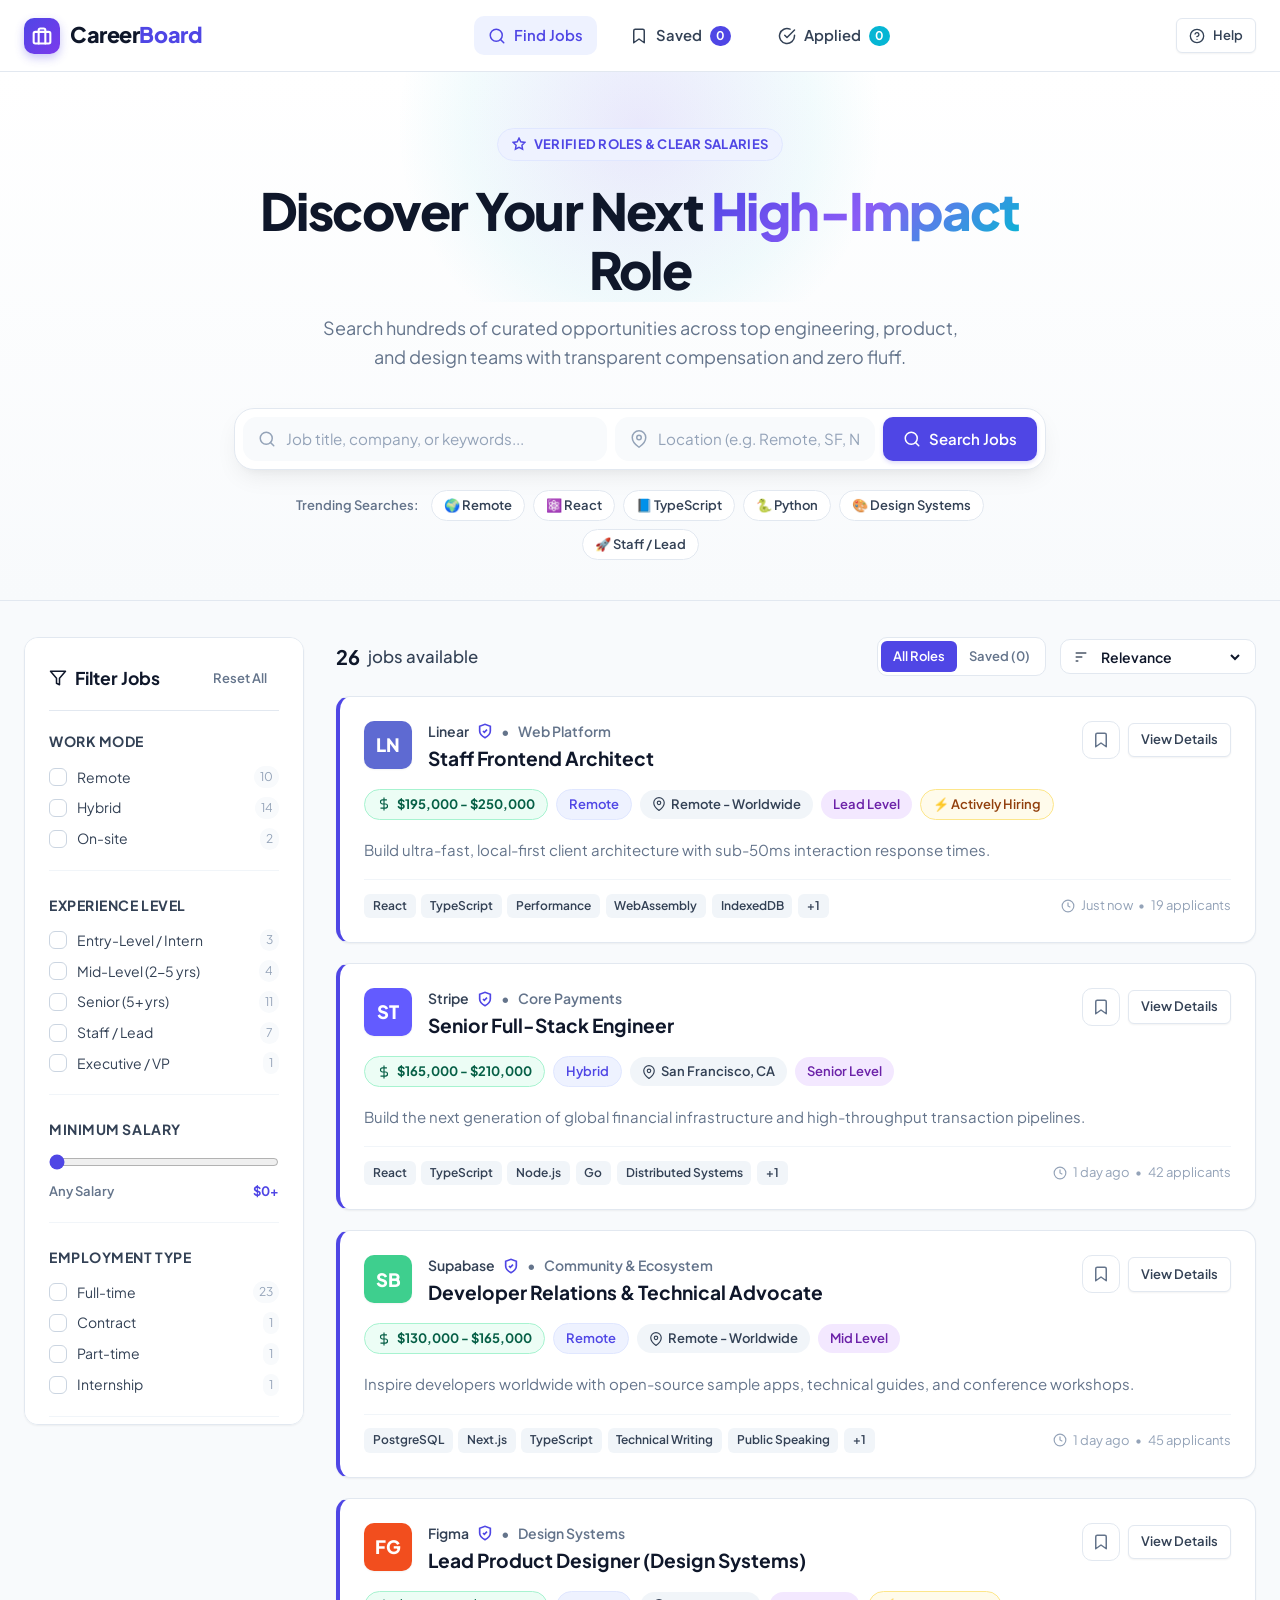
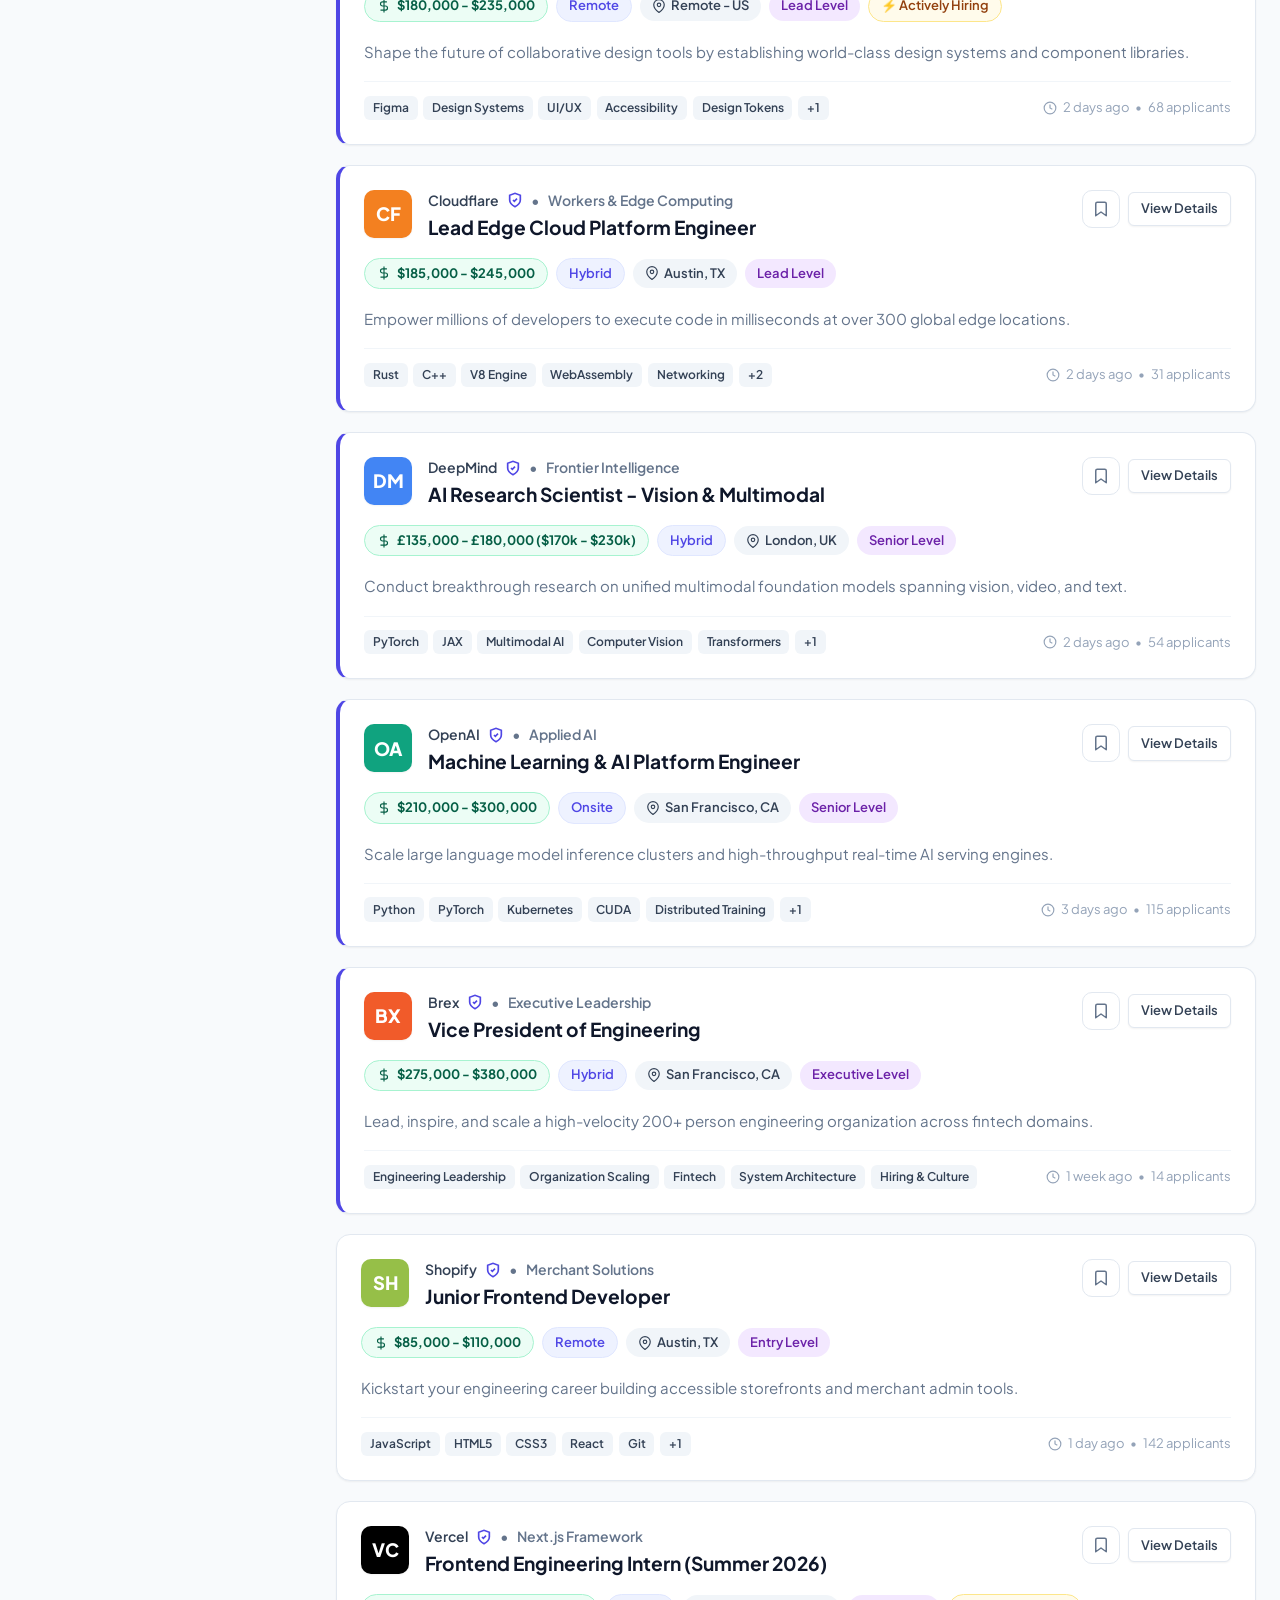
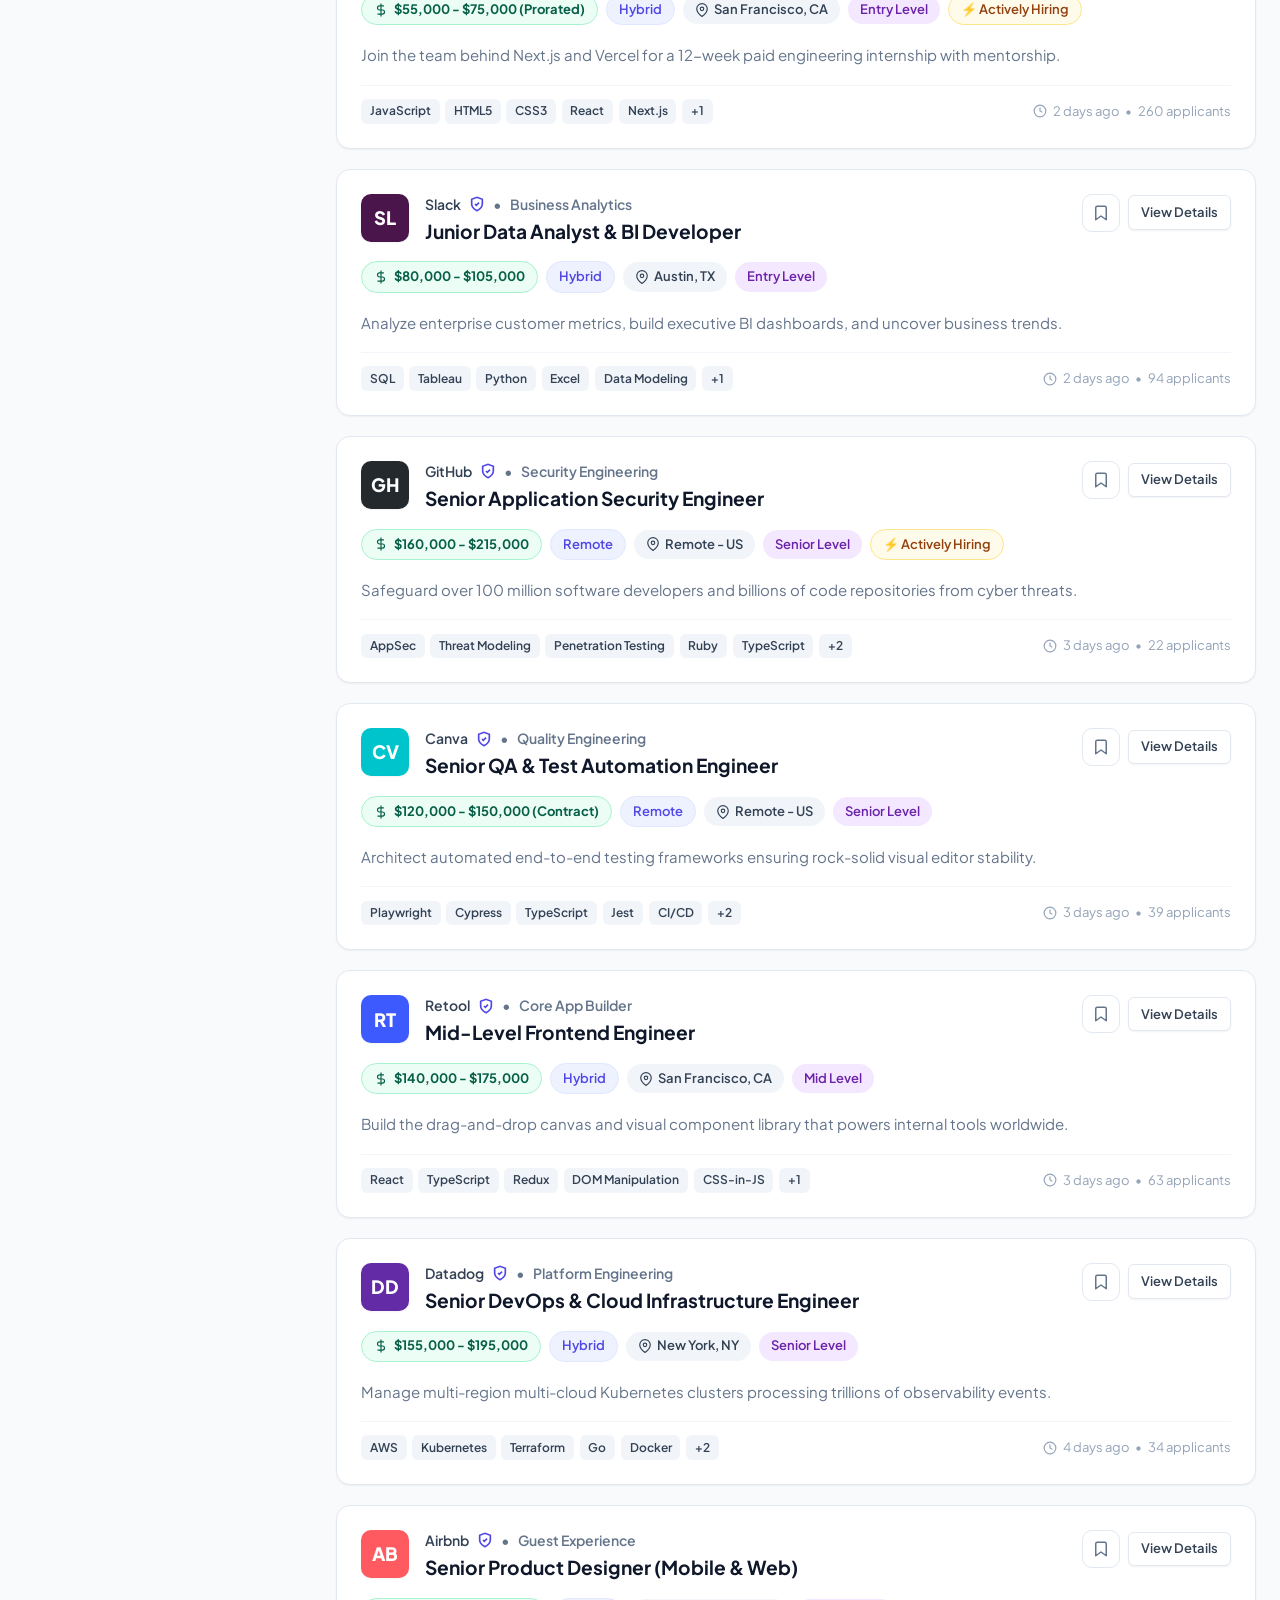
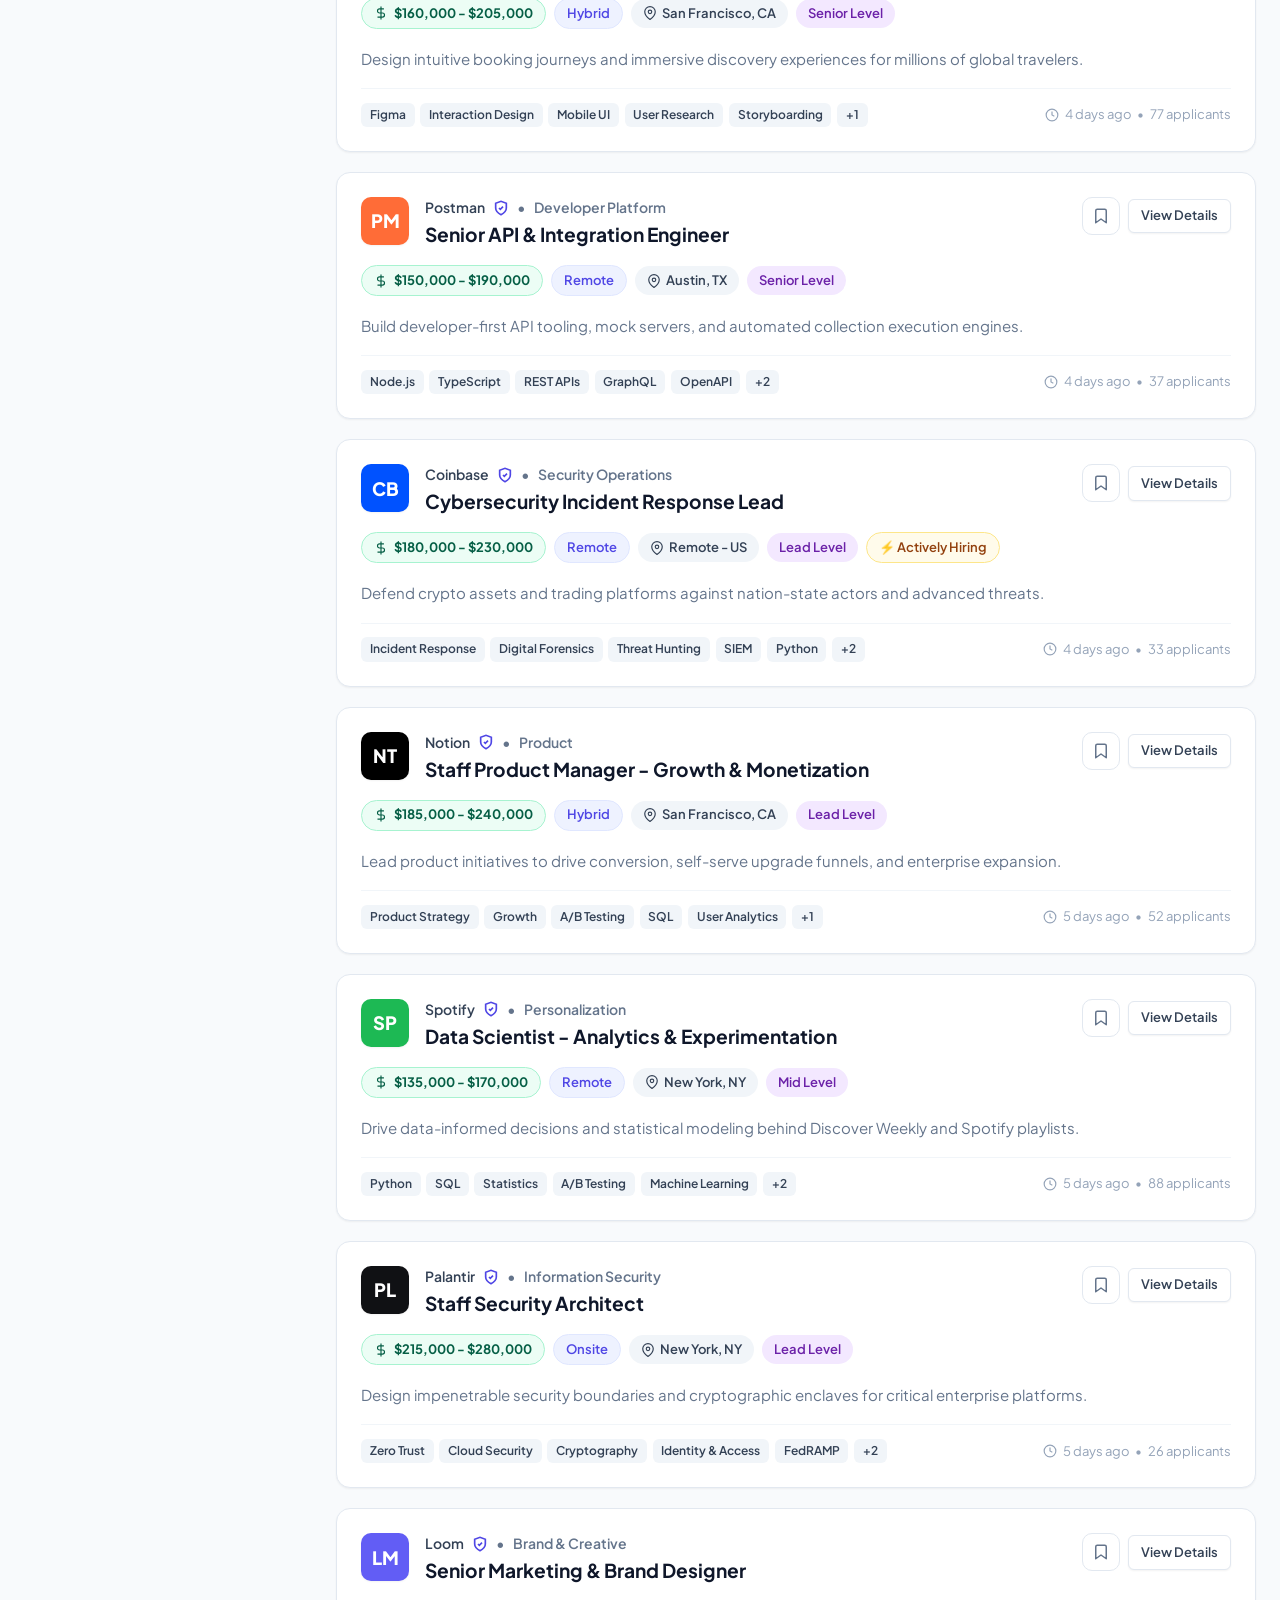
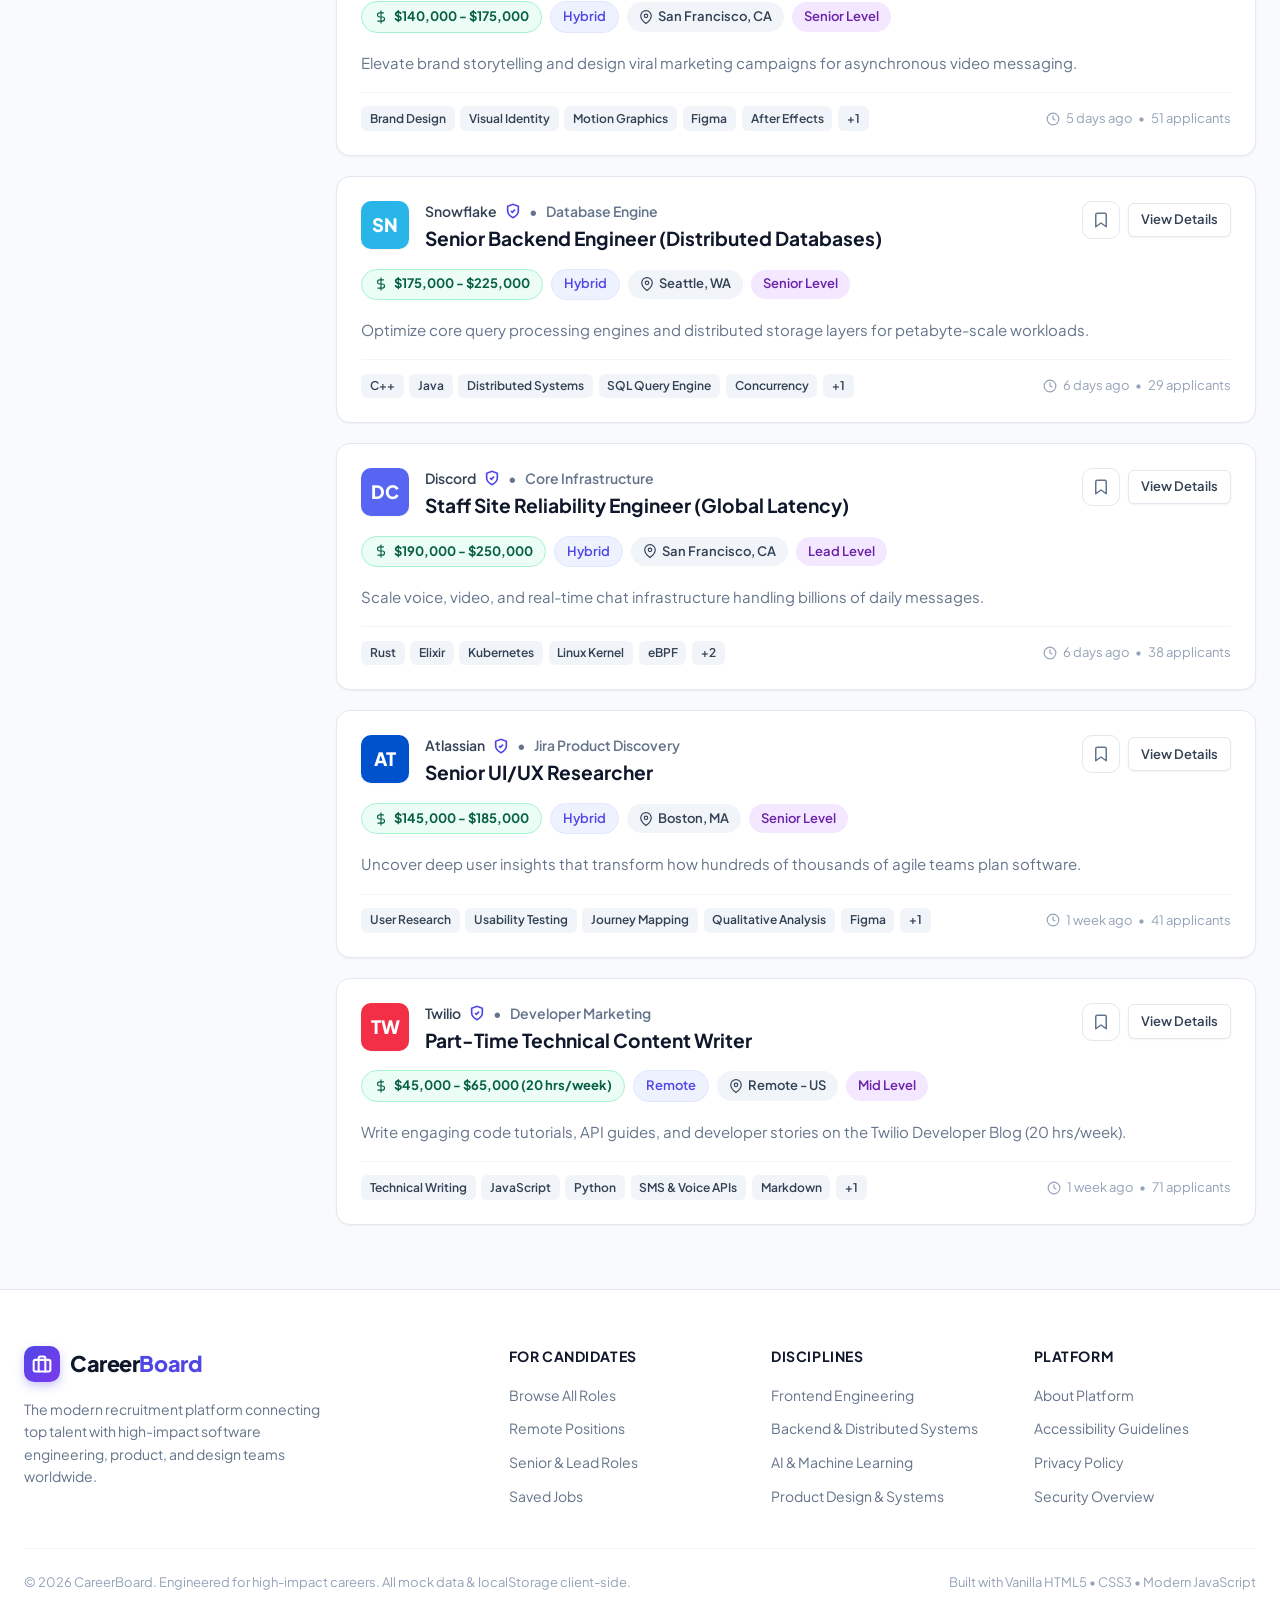
<file: index.html>
<!DOCTYPE html>
<html lang="en">
<head>
  <meta charset="UTF-8">
  <meta name="viewport" content="width=device-width, initial-scale=1.0">
  <meta name="description" content="CareerBoard - Explore verified high-impact tech, design, and product jobs with upfront salaries and simple, transparent applications.">
  <title>CareerBoard | Find Your Next High-Impact Career Move</title>
  
  <!-- Preconnect to Google Fonts -->
  <link rel="preconnect" href="https://fonts.googleapis.com">
  <link rel="preconnect" href="https://fonts.gstatic.com" crossorigin>
  <link href="https://fonts.googleapis.com/css2?family=Plus+Jakarta+Sans:wght@300;400;500;600;700;800&display=swap" rel="stylesheet">
  
  <!-- Main Stylesheet -->
  <link rel="stylesheet" href="styles.css">
</head>
<body>

  <!-- Site Header -->
  <header class="site-header" id="siteHeader">
    <div class="container header-container">
      <!-- Logo Branding -->
      <a href="index.html" class="brand-logo" aria-label="CareerBoard Home">
        <div class="logo-icon" aria-hidden="true">
          <svg width="20" height="20" viewBox="0 0 24 24" fill="none" stroke="currentColor" stroke-width="2.5" stroke-linecap="round" stroke-linejoin="round">
            <rect x="2" y="7" width="20" height="14" rx="2" ry="2"></rect>
            <path d="M16 21V5a2 2 0 0 0-2-2h-4a2 2 0 0 0-2 2v16"></path>
          </svg>
        </div>
        <span>Career<span class="brand-highlight">Board</span></span>
      </a>

      <!-- Navigation -->
      <nav class="header-nav" aria-label="Primary Navigation">
        <a href="index.html" class="nav-link active" id="navFindJobs" aria-current="page">
          <svg width="18" height="18" viewBox="0 0 24 24" fill="none" stroke="currentColor" stroke-width="2" stroke-linecap="round" stroke-linejoin="round">
            <circle cx="11" cy="11" r="8"></circle>
            <line x1="21" y1="21" x2="16.65" y2="16.65"></line>
          </svg>
          <span>Find Jobs</span>
        </a>
        <a href="#saved" class="nav-link" id="navSavedJobs">
          <svg width="18" height="18" viewBox="0 0 24 24" fill="none" stroke="currentColor" stroke-width="2" stroke-linecap="round" stroke-linejoin="round">
            <path d="M19 21l-7-5-7 5V5a2 2 0 0 1 2-2h10a2 2 0 0 1 2 2z"></path>
          </svg>
          <span>Saved</span>
          <span class="nav-badge" id="savedJobsBadge">0</span>
        </a>
        <a href="#applied" class="nav-link" id="navAppliedJobs">
          <svg width="18" height="18" viewBox="0 0 24 24" fill="none" stroke="currentColor" stroke-width="2" stroke-linecap="round" stroke-linejoin="round">
            <path d="M22 11.08V12a10 10 0 1 1-5.93-9.14"></path>
            <polyline points="22 4 12 14.01 9 11.01"></polyline>
          </svg>
          <span>Applied</span>
          <span class="nav-badge accent" id="appliedJobsBadge">0</span>
        </a>
      </nav>

      <!-- Action Area -->
      <div class="header-actions">
        <button type="button" class="btn btn-secondary btn-sm" id="btnHelpModal" aria-label="Keyboard Shortcuts & About">
          <svg width="16" height="16" viewBox="0 0 24 24" fill="none" stroke="currentColor" stroke-width="2" stroke-linecap="round" stroke-linejoin="round">
            <circle cx="12" cy="12" r="10"></circle>
            <path d="M9.09 9a3 3 0 0 1 5.83 1c0 2-3 3-3 3"></path>
            <line x1="12" y1="17" x2="12.01" y2="17"></line>
          </svg>
          <span>Help</span>
        </button>
      </div>
    </div>
  </header>

  <!-- Main Content -->
  <main class="main-content" id="mainContent">

    <!-- Hero Search Section -->
    <section class="hero-section" aria-labelledby="heroTitle">
      <div class="container hero-content">
        <div class="hero-badge">
          <svg width="14" height="14" viewBox="0 0 24 24" fill="none" stroke="currentColor" stroke-width="2.5">
            <polygon points="12 2 15.09 8.26 22 9.27 17 14.14 18.18 21.02 12 17.77 5.82 21.02 7 14.14 2 9.27 8.91 8.26 12 2"></polygon>
          </svg>
          <span>Verified Roles & Clear Salaries</span>
        </div>
        <h1 class="hero-title" id="heroTitle">
          Discover Your Next <span class="hero-title-gradient">High-Impact</span> Role
        </h1>
        <p class="hero-subtitle">
          Search hundreds of curated opportunities across top engineering, product, and design teams with transparent compensation and zero fluff.
        </p>

        <!-- Integrated Search Bar -->
        <form class="search-hub-form" id="searchHubForm" role="search" onsubmit="event.preventDefault();">
          <!-- Keyword Search Group -->
          <div class="search-input-group">
            <div class="search-input-icon">
              <svg width="18" height="18" viewBox="0 0 24 24" fill="none" stroke="currentColor" stroke-width="2" stroke-linecap="round" stroke-linejoin="round">
                <circle cx="11" cy="11" r="8"></circle>
                <line x1="21" y1="21" x2="16.65" y2="16.65"></line>
              </svg>
            </div>
            <label for="keywordSearchInput" class="sr-only">Job title, company, or keywords</label>
            <input 
              type="text" 
              id="keywordSearchInput" 
              class="search-input" 
              placeholder="Job title, company, or keywords..." 
              autocomplete="off"
            >
            <button type="button" class="search-clear-btn" id="clearKeywordBtn" aria-label="Clear keyword search">
              <svg width="16" height="16" viewBox="0 0 24 24" fill="none" stroke="currentColor" stroke-width="2">
                <line x1="18" y1="6" x2="6" y2="18"></line>
                <line x1="6" y1="6" x2="18" y2="18"></line>
              </svg>
            </button>
          </div>

          <!-- Location Selector / Input -->
          <div class="search-input-group">
            <div class="search-input-icon">
              <svg width="18" height="18" viewBox="0 0 24 24" fill="none" stroke="currentColor" stroke-width="2" stroke-linecap="round" stroke-linejoin="round">
                <path d="M21 10c0 7-9 13-9 13s-9-6-9-13a9 9 0 0 1 18 0z"></path>
                <circle cx="12" cy="10" r="3"></circle>
              </svg>
            </div>
            <label for="locationSearchInput" class="sr-only">Location or Remote</label>
            <input 
              type="text" 
              id="locationSearchInput" 
              class="search-input" 
              placeholder="Location (e.g. Remote, SF, NY)..." 
              autocomplete="off"
            >
            <button type="button" class="search-clear-btn" id="clearLocationBtn" aria-label="Clear location search">
              <svg width="16" height="16" viewBox="0 0 24 24" fill="none" stroke="currentColor" stroke-width="2">
                <line x1="18" y1="6" x2="6" y2="18"></line>
                <line x1="6" y1="6" x2="18" y2="18"></line>
              </svg>
            </button>
          </div>

          <!-- Search CTA -->
          <button type="submit" class="btn btn-primary" id="btnSearchSubmit">
            <svg width="18" height="18" viewBox="0 0 24 24" fill="none" stroke="currentColor" stroke-width="2" stroke-linecap="round" stroke-linejoin="round">
              <circle cx="11" cy="11" r="8"></circle>
              <line x1="21" y1="21" x2="16.65" y2="16.65"></line>
            </svg>
            <span>Search Jobs</span>
          </button>
        </form>

        <!-- Quick Filter Tags -->
        <div class="quick-search-tags" aria-label="Quick search tags">
          <span class="quick-tag-label">Trending Searches:</span>
          <button type="button" class="quick-tag-btn" data-tag="Remote">🌍 Remote</button>
          <button type="button" class="quick-tag-btn" data-tag="React">⚛️ React</button>
          <button type="button" class="quick-tag-btn" data-tag="TypeScript">📘 TypeScript</button>
          <button type="button" class="quick-tag-btn" data-tag="Python">🐍 Python</button>
          <button type="button" class="quick-tag-btn" data-tag="Design Systems">🎨 Design Systems</button>
          <button type="button" class="quick-tag-btn" data-tag="Staff">🚀 Staff / Lead</button>
        </div>
      </div>
    </section>

    <!-- Dashboard Section with Sidebar & Job Cards -->
    <section class="dashboard-section" aria-label="Job Search Results and Filters">
      <div class="container">
        
        <!-- Mobile Filter Trigger -->
        <div class="mobile-filter-bar">
          <button type="button" class="btn btn-secondary btn-sm" id="btnOpenMobileFilters">
            <svg width="16" height="16" viewBox="0 0 24 24" fill="none" stroke="currentColor" stroke-width="2" stroke-linecap="round" stroke-linejoin="round">
              <polygon points="22 3 2 3 10 12.46 10 19 14 21 14 12.46 22 3"></polygon>
            </svg>
            <span>Filters</span>
            <span class="nav-badge" id="mobileFilterCountBadge" style="display:none;">0</span>
          </button>
          <div class="results-count-title" style="font-size: 0.95rem;">
            <span id="mobileResultCount">0 jobs</span>
          </div>
        </div>

        <!-- Backdrop for mobile drawer -->
        <div class="filter-sidebar-backdrop" id="filterSidebarBackdrop"></div>

        <div class="dashboard-layout">
          
          <!-- Filters Sidebar -->
          <aside class="filter-sidebar" id="filterSidebar" aria-label="Job Filters">
            <div class="filter-sidebar-header">
              <div class="filter-sidebar-title">
                <svg width="18" height="18" viewBox="0 0 24 24" fill="none" stroke="currentColor" stroke-width="2" stroke-linecap="round" stroke-linejoin="round">
                  <polygon points="22 3 2 3 10 12.46 10 19 14 21 14 12.46 22 3"></polygon>
                </svg>
                <span>Filter Jobs</span>
              </div>
              <button type="button" class="btn btn-ghost btn-sm" id="btnClearAllFilters">Reset All</button>
            </div>

            <!-- Filter: Work Mode -->
            <div class="filter-group">
              <div class="filter-group-title">Work Mode</div>
              <div class="filter-options-list" id="workModeFilterList">
                <label class="filter-checkbox-label">
                  <input type="checkbox" name="workMode" value="remote">
                  <span>Remote</span>
                  <span class="filter-count" id="countWorkModeRemote">0</span>
                </label>
                <label class="filter-checkbox-label">
                  <input type="checkbox" name="workMode" value="hybrid">
                  <span>Hybrid</span>
                  <span class="filter-count" id="countWorkModeHybrid">0</span>
                </label>
                <label class="filter-checkbox-label">
                  <input type="checkbox" name="workMode" value="onsite">
                  <span>On-site</span>
                  <span class="filter-count" id="countWorkModeOnsite">0</span>
                </label>
              </div>
            </div>

            <!-- Filter: Experience Level -->
            <div class="filter-group">
              <div class="filter-group-title">Experience Level</div>
              <div class="filter-options-list" id="expFilterList">
                <label class="filter-checkbox-label">
                  <input type="checkbox" name="experienceLevel" value="entry">
                  <span>Entry-Level / Intern</span>
                  <span class="filter-count" id="countExpEntry">0</span>
                </label>
                <label class="filter-checkbox-label">
                  <input type="checkbox" name="experienceLevel" value="mid">
                  <span>Mid-Level (2-5 yrs)</span>
                  <span class="filter-count" id="countExpMid">0</span>
                </label>
                <label class="filter-checkbox-label">
                  <input type="checkbox" name="experienceLevel" value="senior">
                  <span>Senior (5+ yrs)</span>
                  <span class="filter-count" id="countExpSenior">0</span>
                </label>
                <label class="filter-checkbox-label">
                  <input type="checkbox" name="experienceLevel" value="lead">
                  <span>Staff / Lead</span>
                  <span class="filter-count" id="countExpLead">0</span>
                </label>
                <label class="filter-checkbox-label">
                  <input type="checkbox" name="experienceLevel" value="executive">
                  <span>Executive / VP</span>
                  <span class="filter-count" id="countExpExecutive">0</span>
                </label>
              </div>
            </div>

            <!-- Filter: Minimum Salary Range -->
            <div class="filter-group">
              <div class="filter-group-title">Minimum Salary</div>
              <div class="salary-range-container">
                <input 
                  type="range" 
                  id="salaryRangeInput" 
                  class="salary-slider" 
                  min="0" 
                  max="250000" 
                  step="10000" 
                  value="0"
                  aria-label="Minimum Annual Salary"
                >
                <div class="salary-labels">
                  <span>Any Salary</span>
                  <span class="salary-current-val" id="salaryDisplayVal">$0+</span>
                </div>
              </div>
            </div>

            <!-- Filter: Employment Type -->
            <div class="filter-group">
              <div class="filter-group-title">Employment Type</div>
              <div class="filter-options-list" id="empTypeFilterList">
                <label class="filter-checkbox-label">
                  <input type="checkbox" name="empType" value="full-time">
                  <span>Full-time</span>
                  <span class="filter-count" id="countTypeFulltime">0</span>
                </label>
                <label class="filter-checkbox-label">
                  <input type="checkbox" name="empType" value="contract">
                  <span>Contract</span>
                  <span class="filter-count" id="countTypeContract">0</span>
                </label>
                <label class="filter-checkbox-label">
                  <input type="checkbox" name="empType" value="part-time">
                  <span>Part-time</span>
                  <span class="filter-count" id="countTypeParttime">0</span>
                </label>
                <label class="filter-checkbox-label">
                  <input type="checkbox" name="empType" value="internship">
                  <span>Internship</span>
                  <span class="filter-count" id="countTypeInternship">0</span>
                </label>
              </div>
            </div>

            <!-- Filter: Popular Skills -->
            <div class="filter-group">
              <div class="filter-group-title">Skills & Technologies</div>
              <div class="skills-chip-cloud" id="skillsChipCloud" aria-label="Filter by skills">
                <!-- Injected dynamically via JS -->
              </div>
            </div>

            <!-- Close button for mobile -->
            <div style="margin-top: 1.5rem; display: none;" id="mobileCloseFilterWrapper">
              <button type="button" class="btn btn-primary" style="width: 100%;" id="btnCloseMobileFilters">Done Filtering</button>
            </div>
          </aside>

          <!-- Results Section -->
          <div class="results-main-area">
            
            <!-- Controls Bar: Result Count, Active Tabs, Sorting -->
            <div class="results-header-bar">
              <div class="results-count-title">
                <span id="resultsCount">0</span>
                <span style="font-weight: 500; font-size: 1.05rem; color: var(--text-secondary);" id="resultsLabel">jobs available</span>
              </div>

              <div class="results-controls">
                <!-- View Tabs: All vs Saved -->
                <div class="view-tabs" role="tablist" aria-label="Job list filter views">
                  <button type="button" class="view-tab-btn active" id="tabAllJobs" role="tab" aria-selected="true">All Roles</button>
                  <button type="button" class="view-tab-btn" id="tabSavedJobs" role="tab" aria-selected="false">Saved (<span id="savedTabCount">0</span>)</button>
                </div>

                <!-- Sort Dropdown -->
                <div class="sort-select-wrapper">
                  <label for="sortOrderSelect" class="sr-only">Sort Jobs By</label>
                  <svg width="16" height="16" viewBox="0 0 24 24" fill="none" stroke="currentColor" stroke-width="2">
                    <line x1="4" y1="6" x2="20" y2="6"></line>
                    <line x1="4" y1="12" x2="14" y2="12"></line>
                    <line x1="4" y1="18" x2="8" y2="18"></line>
                  </svg>
                  <select id="sortOrderSelect">
                    <option value="relevance">Relevance</option>
                    <option value="newest">Newest First</option>
                    <option value="salary-high">Salary: High to Low</option>
                    <option value="salary-low">Salary: Low to High</option>
                  </select>
                </div>
              </div>
            </div>

            <!-- Active Filter Badges -->
            <div class="active-filters-bar" id="activeFiltersBar" aria-label="Active filters">
              <!-- Dynamically injected active filter chips -->
            </div>

            <!-- Job Cards Container -->
            <div class="job-cards-list" id="jobCardsList" role="region" aria-live="polite" aria-label="Job Listings">
              <!-- Dynamically injected job cards -->
            </div>

            <!-- Empty / No Results State -->
            <div class="empty-state" id="emptyState" style="display: none;">
              <div class="empty-state-icon">
                <svg width="36" height="36" viewBox="0 0 24 24" fill="none" stroke="currentColor" stroke-width="2" stroke-linecap="round" stroke-linejoin="round">
                  <circle cx="11" cy="11" r="8"></circle>
                  <line x1="21" y1="21" x2="16.65" y2="16.65"></line>
                  <line x1="8" y1="11" x2="14" y2="11"></line>
                </svg>
              </div>
              <h3 class="empty-state-title" id="emptyStateTitle">No matching positions found</h3>
              <p class="empty-state-desc" id="emptyStateDesc">
                We couldn't find any roles matching your active search criteria. Try loosening your filters or resetting to see all available roles.
              </p>
              <button type="button" class="btn btn-primary" id="btnResetEmptyFilters">
                Reset All Filters
              </button>
            </div>

          </div>

        </div>
      </div>
    </section>

  </main>

  <!-- Applications Modal / Drawer -->
  <div class="modal-overlay" id="applicationsModal" role="dialog" aria-modal="true" aria-labelledby="appsModalTitle">
    <div class="modal-container" style="max-width: 600px;">
      <div class="modal-header">
        <div>
          <h2 class="modal-header-title" id="appsModalTitle">Your Submitted Applications</h2>
          <p class="modal-header-subtitle">Track your application reference IDs and submission history</p>
        </div>
        <button type="button" class="modal-close-btn" id="btnCloseAppsModal" aria-label="Close modal">
          <svg width="20" height="20" viewBox="0 0 24 24" fill="none" stroke="currentColor" stroke-width="2">
            <line x1="18" y1="6" x2="6" y2="18"></line>
            <line x1="6" y1="6" x2="18" y2="18"></line>
          </svg>
        </button>
      </div>
      <div class="modal-body" id="appsModalBody">
        <!-- Injected dynamically via JS -->
      </div>
      <div class="modal-footer" style="justify-content: flex-end;">
        <button type="button" class="btn btn-secondary" id="btnCloseAppsModalBtn">Close</button>
      </div>
    </div>
  </div>

  <!-- Help & Shortcuts Modal -->
  <div class="modal-overlay" id="helpModal" role="dialog" aria-modal="true" aria-labelledby="helpModalTitle">
    <div class="modal-container" style="max-width: 520px;">
      <div class="modal-header">
        <div>
          <h2 class="modal-header-title" id="helpModalTitle">About CareerBoard</h2>
          <p class="modal-header-subtitle">Keyboard shortcuts and platform information</p>
        </div>
        <button type="button" class="modal-close-btn" id="btnCloseHelpModal" aria-label="Close modal">
          <svg width="20" height="20" viewBox="0 0 24 24" fill="none" stroke="currentColor" stroke-width="2">
            <line x1="18" y1="6" x2="6" y2="18"></line>
            <line x1="6" y1="6" x2="18" y2="18"></line>
          </svg>
        </button>
      </div>
      <div class="modal-body">
        <div style="margin-bottom: 1.5rem;">
          <h4 style="font-weight: 700; margin-bottom: 0.5rem;">⚡ Keyboard Shortcuts</h4>
          <ul style="display: flex; flex-direction: column; gap: 0.6rem; font-size: 0.875rem;">
            <li style="display: flex; justify-content: space-between; align-items: center;">
              <span style="color: var(--text-secondary);">Focus Search Input</span>
              <kbd style="padding: 2px 8px; background: var(--surface-muted); border: 1px solid var(--border-color); border-radius: 4px; font-weight: 700;">/</kbd>
            </li>
            <li style="display: flex; justify-content: space-between; align-items: center;">
              <span style="color: var(--text-secondary);">Close Modal or Drawer</span>
              <kbd style="padding: 2px 8px; background: var(--surface-muted); border: 1px solid var(--border-color); border-radius: 4px; font-weight: 700;">Esc</kbd>
            </li>
            <li style="display: flex; justify-content: space-between; align-items: center;">
              <span style="color: var(--text-secondary);">Toggle Saved View</span>
              <kbd style="padding: 2px 8px; background: var(--surface-muted); border: 1px solid var(--border-color); border-radius: 4px; font-weight: 700;">Alt + S</kbd>
            </li>
          </ul>
        </div>
        <div style="border-top: 1px solid var(--border-color); padding-top: 1.25rem;">
          <h4 style="font-weight: 700; margin-bottom: 0.5rem;">💡 How CareerBoard Works</h4>
          <p style="font-size: 0.875rem; color: var(--text-secondary); line-height: 1.6;">
            CareerBoard runs entirely in your browser using local storage. All bookmarks, search preferences, and job application drafts persist locally across page refreshes with zero tracking.
          </p>
        </div>
      </div>
      <div class="modal-footer" style="justify-content: flex-end;">
        <button type="button" class="btn btn-primary" id="btnCloseHelpModalBtn">Got it</button>
      </div>
    </div>
  </div>

  <!-- Toast Notification Container -->
  <div class="toast-container" id="toastContainer" aria-live="assertive"></div>

  <!-- Footer -->
  <footer class="site-footer">
    <div class="container">
      <div class="footer-grid">
        <div class="footer-brand-col">
          <a href="index.html" class="brand-logo" aria-label="CareerBoard Home">
            <div class="logo-icon" aria-hidden="true">
              <svg width="20" height="20" viewBox="0 0 24 24" fill="none" stroke="currentColor" stroke-width="2.5" stroke-linecap="round" stroke-linejoin="round">
                <rect x="2" y="7" width="20" height="14" rx="2" ry="2"></rect>
                <path d="M16 21V5a2 2 0 0 0-2-2h-4a2 2 0 0 0-2 2v16"></path>
              </svg>
            </div>
            <span>Career<span class="brand-highlight">Board</span></span>
          </a>
          <p class="footer-desc">
            The modern recruitment platform connecting top talent with high-impact software engineering, product, and design teams worldwide.
          </p>
        </div>

        <div>
          <h4 class="footer-col-title">For Candidates</h4>
          <ul class="footer-links-list">
            <li><a href="index.html" class="footer-link">Browse All Roles</a></li>
            <li><a href="index.html?workMode=remote" class="footer-link">Remote Positions</a></li>
            <li><a href="index.html?experience=senior" class="footer-link">Senior & Lead Roles</a></li>
            <li><a href="#saved" class="footer-link" id="footerSavedLink">Saved Jobs</a></li>
          </ul>
        </div>

        <div>
          <h4 class="footer-col-title">Disciplines</h4>
          <ul class="footer-links-list">
            <li><a href="index.html?q=Frontend" class="footer-link">Frontend Engineering</a></li>
            <li><a href="index.html?q=Backend" class="footer-link">Backend & Distributed Systems</a></li>
            <li><a href="index.html?q=AI" class="footer-link">AI & Machine Learning</a></li>
            <li><a href="index.html?q=Design" class="footer-link">Product Design & Systems</a></li>
          </ul>
        </div>

        <div>
          <h4 class="footer-col-title">Platform</h4>
          <ul class="footer-links-list">
            <li><a href="#" class="footer-link" id="footerAboutLink">About Platform</a></li>
            <li><a href="#" class="footer-link">Accessibility Guidelines</a></li>
            <li><a href="#" class="footer-link">Privacy Policy</a></li>
            <li><a href="#" class="footer-link">Security Overview</a></li>
          </ul>
        </div>
      </div>

      <div class="footer-bottom">
        <p>&copy; 2026 CareerBoard. Engineered for high-impact careers. All mock data & localStorage client-side.</p>
        <p>Built with Vanilla HTML5 &bull; CSS3 &bull; Modern JavaScript</p>
      </div>
    </div>
  </footer>

  <!-- Scripts -->
  <script src="data.js"></script>
  <script src="app.js"></script>
</body>
</html>
</file>
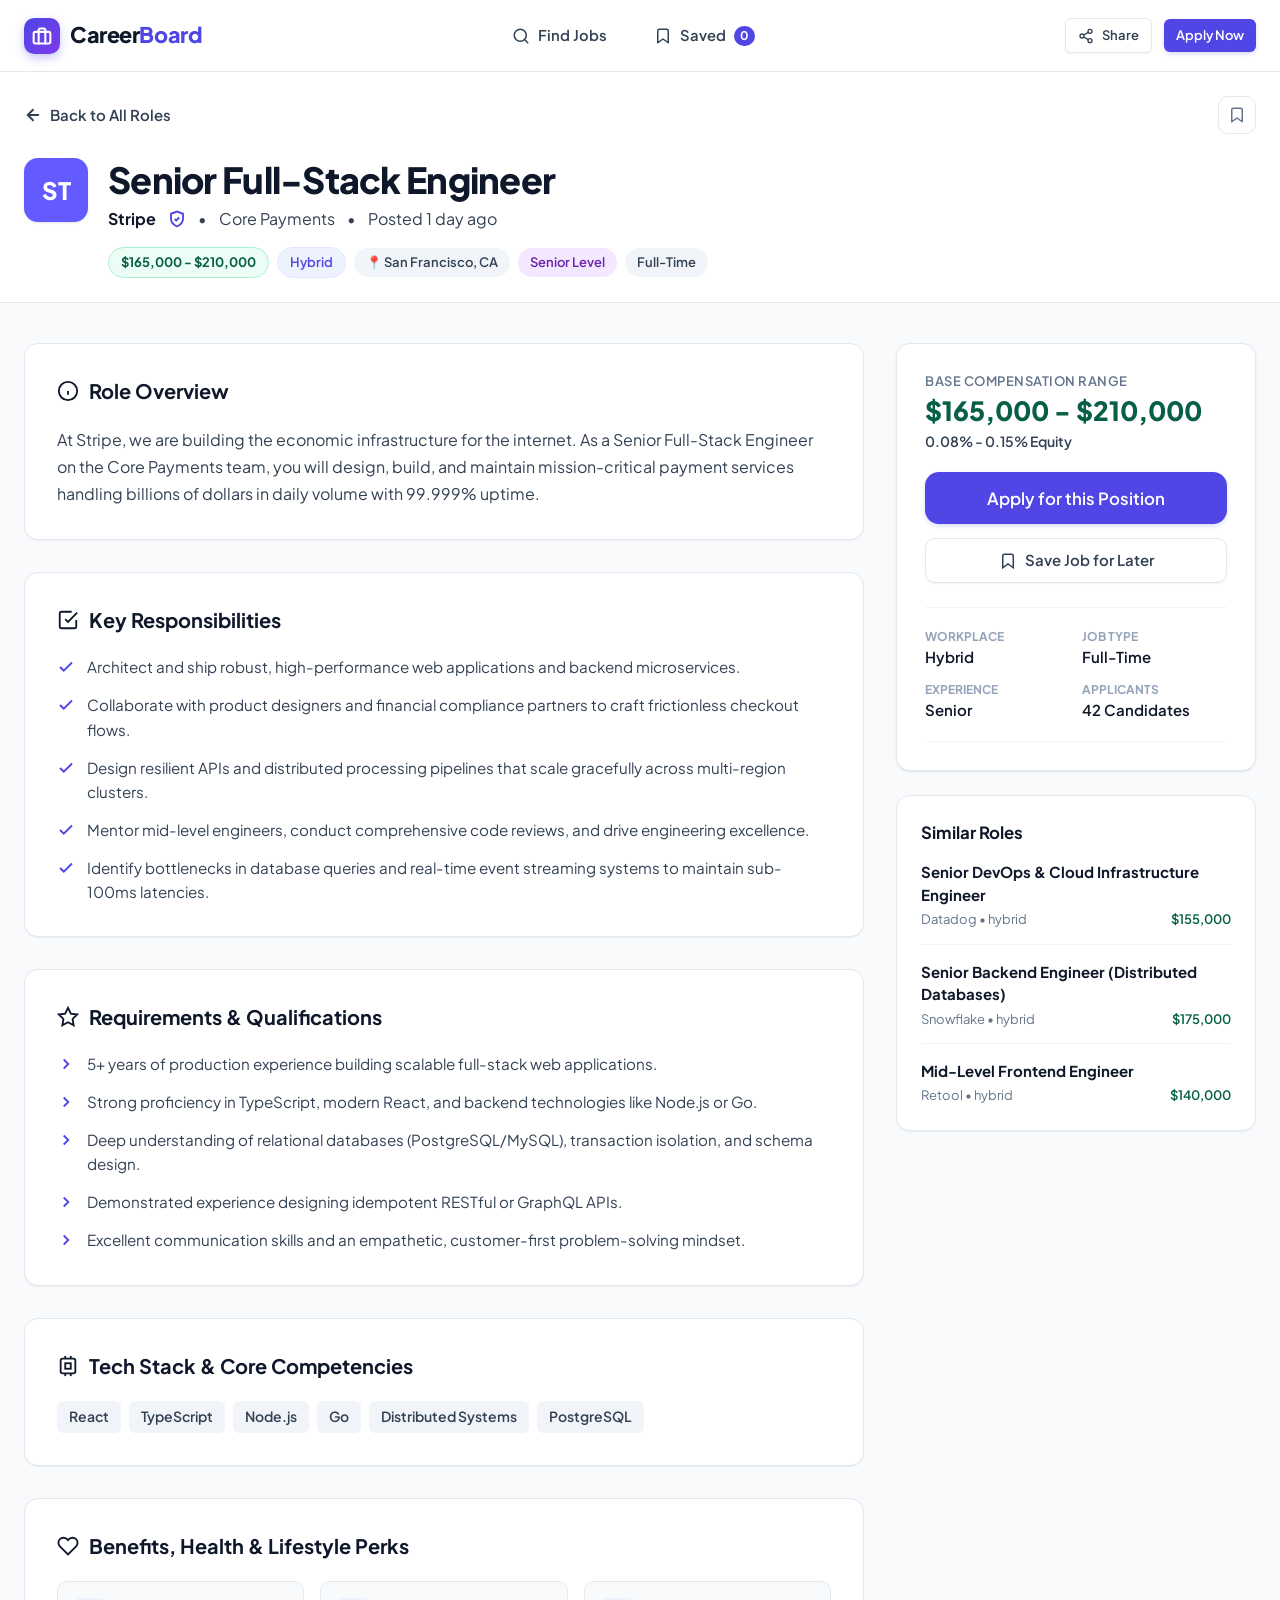
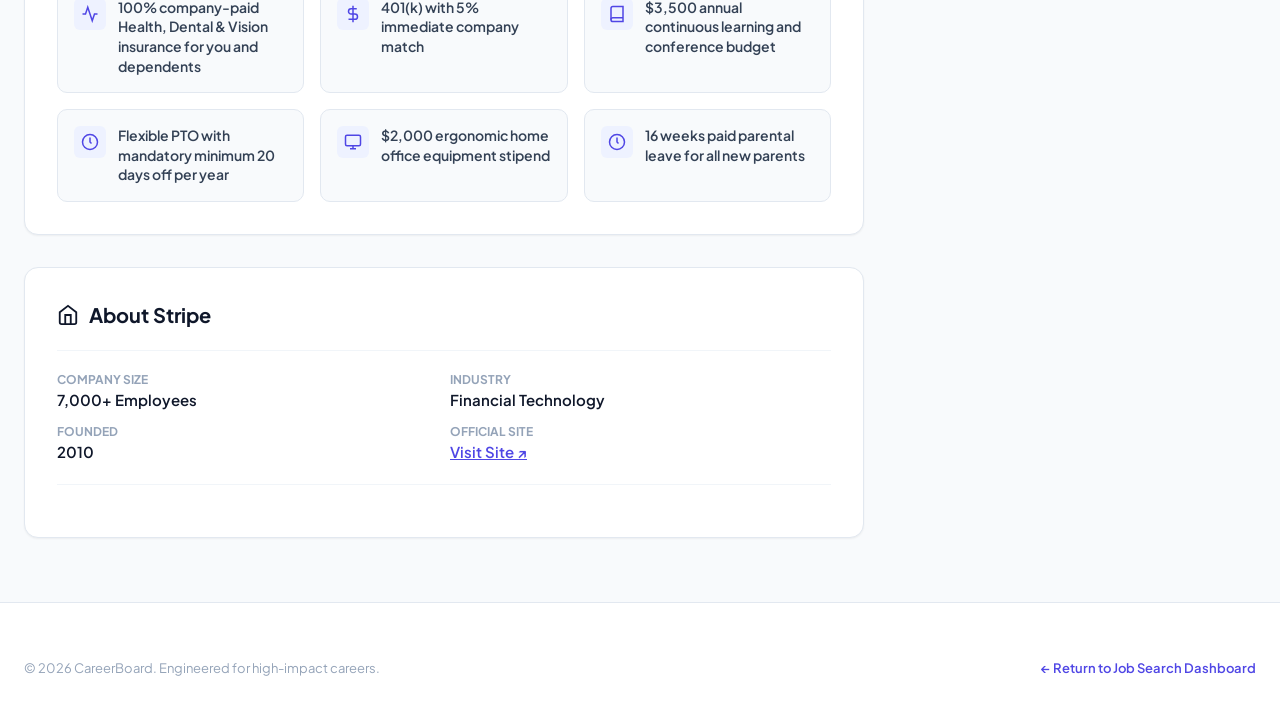
<file: job.html>
<!DOCTYPE html>
<html lang="en">
<head>
  <meta charset="UTF-8">
  <meta name="viewport" content="width=device-width, initial-scale=1.0">
  <meta name="description" content="View comprehensive role details, compensation, benefits, and submit your application on CareerBoard.">
  <title>Job Details | CareerBoard</title>

  <!-- Preconnect to Google Fonts -->
  <link rel="preconnect" href="https://fonts.googleapis.com">
  <link rel="preconnect" href="https://fonts.gstatic.com" crossorigin>
  <link href="https://fonts.googleapis.com/css2?family=Plus+Jakarta+Sans:wght@300;400;500;600;700;800&display=swap" rel="stylesheet">

  <!-- Main Stylesheet -->
  <link rel="stylesheet" href="styles.css">
</head>
<body>

  <!-- Site Header -->
  <header class="site-header" id="siteHeader">
    <div class="container header-container">
      <!-- Logo Branding -->
      <a href="index.html" class="brand-logo" aria-label="CareerBoard Home">
        <div class="logo-icon" aria-hidden="true">
          <svg width="20" height="20" viewBox="0 0 24 24" fill="none" stroke="currentColor" stroke-width="2.5" stroke-linecap="round" stroke-linejoin="round">
            <rect x="2" y="7" width="20" height="14" rx="2" ry="2"></rect>
            <path d="M16 21V5a2 2 0 0 0-2-2h-4a2 2 0 0 0-2 2v16"></path>
          </svg>
        </div>
        <span>Career<span class="brand-highlight">Board</span></span>
      </a>

      <!-- Navigation -->
      <nav class="header-nav" aria-label="Primary Navigation">
        <a href="index.html" class="nav-link">
          <svg width="18" height="18" viewBox="0 0 24 24" fill="none" stroke="currentColor" stroke-width="2" stroke-linecap="round" stroke-linejoin="round">
            <circle cx="11" cy="11" r="8"></circle>
            <line x1="21" y1="21" x2="16.65" y2="16.65"></line>
          </svg>
          <span>Find Jobs</span>
        </a>
        <a href="index.html#saved" class="nav-link" id="navSavedJobs">
          <svg width="18" height="18" viewBox="0 0 24 24" fill="none" stroke="currentColor" stroke-width="2" stroke-linecap="round" stroke-linejoin="round">
            <path d="M19 21l-7-5-7 5V5a2 2 0 0 1 2-2h10a2 2 0 0 1 2 2z"></path>
          </svg>
          <span>Saved</span>
          <span class="nav-badge" id="savedJobsBadge">0</span>
        </a>
      </nav>

      <!-- Action Area -->
      <div class="header-actions">
        <button type="button" class="btn btn-secondary btn-sm" id="btnShareTop" aria-label="Share Job Link">
          <svg width="16" height="16" viewBox="0 0 24 24" fill="none" stroke="currentColor" stroke-width="2">
            <circle cx="18" cy="5" r="3"></circle>
            <circle cx="6" cy="12" r="3"></circle>
            <circle cx="18" cy="19" r="3"></circle>
            <line x1="8.59" y1="13.51" x2="15.42" y2="17.49"></line>
            <line x1="15.41" y1="6.51" x2="8.59" y2="10.49"></line>
          </svg>
          <span>Share</span>
        </button>
        <button type="button" class="btn btn-primary btn-sm" id="btnApplyTop">Apply Now</button>
      </div>
    </div>
  </header>

  <!-- Main Content Area -->
  <main class="main-content" id="mainJobContent">
    
    <!-- Job Hero & Top Details -->
    <section class="details-page-header">
      <div class="container">
        <!-- Back Navigation -->
        <div class="back-nav-bar">
          <a href="index.html" class="btn-back" id="btnBackToSearch">
            <svg width="18" height="18" viewBox="0 0 24 24" fill="none" stroke="currentColor" stroke-width="2.5" stroke-linecap="round" stroke-linejoin="round">
              <line x1="19" y1="12" x2="5" y2="12"></line>
              <polyline points="12 19 5 12 12 5"></polyline>
            </svg>
            <span>Back to All Roles</span>
          </a>

          <div style="display: flex; gap: 0.5rem;">
            <button type="button" class="btn-bookmark" id="btnSaveHero" aria-label="Save this job" title="Save this job">
              <svg width="18" height="18" viewBox="0 0 24 24" fill="none" stroke="currentColor" stroke-width="2" stroke-linecap="round" stroke-linejoin="round">
                <path d="M19 21l-7-5-7 5V5a2 2 0 0 1 2-2h10a2 2 0 0 1 2 2z"></path>
              </svg>
            </button>
          </div>
        </div>

        <!-- Hero Main Info Banner -->
        <div class="job-hero-banner" id="jobHeroBanner">
          <div class="job-hero-main">
            <div class="company-hero-avatar" id="companyAvatar" aria-hidden="true">
              --
            </div>
            <div class="job-hero-details">
              <h1 id="jobTitleDisplay">Loading position details...</h1>
              <div class="job-hero-company-meta">
                <span style="font-weight: 700; color: var(--text-main);" id="companyNameDisplay">Company</span>
                <svg class="verified-icon" width="18" height="18" viewBox="0 0 24 24" fill="none" stroke="currentColor" stroke-width="2.5">
                  <path d="M12 22s8-4 8-10V5l-8-3-8 3v7c0 6 8 10 8 10z"></path>
                  <polyline points="9 12 11 14 15 10"></polyline>
                </svg>
                <span>&bull;</span>
                <span id="departmentDisplay">Engineering</span>
                <span>&bull;</span>
                <span id="postedDateDisplay">Recently posted</span>
              </div>
              
              <!-- Badges -->
              <div class="job-meta-pills" id="heroBadgesList">
                <!-- Injected dynamically -->
              </div>
            </div>
          </div>
        </div>
      </div>
    </section>

    <!-- Main 2-Column Content Grid -->
    <div class="container">
      <div class="job-details-layout">
        
        <!-- Left Content Column -->
        <div class="details-content-column">
          
          <!-- Role Mission & About -->
          <section class="detail-section-card" aria-labelledby="headingAboutRole">
            <h2 class="detail-section-title" id="headingAboutRole">
              <svg width="22" height="22" viewBox="0 0 24 24" fill="none" stroke="currentColor" stroke-width="2">
                <circle cx="12" cy="12" r="10"></circle>
                <line x1="12" y1="16" x2="12" y2="12"></line>
                <line x1="12" y1="8" x2="12.01" y2="8"></line>
              </svg>
              <span>Role Overview</span>
            </h2>
            <div class="detail-prose" id="jobDescDisplay">
              <!-- Injected dynamically -->
            </div>
          </section>

          <!-- Key Responsibilities -->
          <section class="detail-section-card" aria-labelledby="headingResponsibilities">
            <h2 class="detail-section-title" id="headingResponsibilities">
              <svg width="22" height="22" viewBox="0 0 24 24" fill="none" stroke="currentColor" stroke-width="2">
                <polyline points="9 11 12 14 22 4"></polyline>
                <path d="M21 12v7a2 2 0 0 1-2 2H5a2 2 0 0 1-2-2V5a2 2 0 0 1 2-2h11"></path>
              </svg>
              <span>Key Responsibilities</span>
            </h2>
            <ul class="detail-bullet-list" id="responsibilitiesList">
              <!-- Injected dynamically -->
            </ul>
          </section>

          <!-- Core Requirements -->
          <section class="detail-section-card" aria-labelledby="headingRequirements">
            <h2 class="detail-section-title" id="headingRequirements">
              <svg width="22" height="22" viewBox="0 0 24 24" fill="none" stroke="currentColor" stroke-width="2">
                <polygon points="12 2 15.09 8.26 22 9.27 17 14.14 18.18 21.02 12 17.77 5.82 21.02 7 14.14 2 9.27 8.91 8.26 12 2"></polygon>
              </svg>
              <span>Requirements & Qualifications</span>
            </h2>
            <ul class="detail-bullet-list" id="requirementsList">
              <!-- Injected dynamically -->
            </ul>
          </section>

          <!-- Tech Stack & Skills -->
          <section class="detail-section-card" aria-labelledby="headingSkills">
            <h2 class="detail-section-title" id="headingSkills">
              <svg width="22" height="22" viewBox="0 0 24 24" fill="none" stroke="currentColor" stroke-width="2">
                <rect x="4" y="4" width="16" height="16" rx="2" ry="2"></rect>
                <rect x="9" y="9" width="6" height="6"></rect>
                <line x1="9" y1="1" x2="9" y2="4"></line>
                <line x1="15" y1="1" x2="15" y2="4"></line>
                <line x1="9" y1="20" x2="9" y2="23"></line>
                <line x1="15" y1="20" x2="15" y2="23"></line>
              </svg>
              <span>Tech Stack & Core Competencies</span>
            </h2>
            <div class="job-card-skills" id="skillsBadgesList" style="gap: 0.5rem;">
              <!-- Injected dynamically -->
            </div>
          </section>

          <!-- Benefits & Perks Grid -->
          <section class="detail-section-card" aria-labelledby="headingBenefits">
            <h2 class="detail-section-title" id="headingBenefits">
              <svg width="22" height="22" viewBox="0 0 24 24" fill="none" stroke="currentColor" stroke-width="2">
                <path d="M20.84 4.61a5.5 5.5 0 0 0-7.78 0L12 5.67l-1.06-1.06a5.5 5.5 0 0 0-7.78 7.78l1.06 1.06L12 21.23l7.78-7.78 1.06-1.06a5.5 5.5 0 0 0 0-7.78z"></path>
              </svg>
              <span>Benefits, Health & Lifestyle Perks</span>
            </h2>
            <div class="benefits-card-grid" id="benefitsGrid">
              <!-- Injected dynamically -->
            </div>
          </section>

          <!-- About the Company Card -->
          <section class="detail-section-card" aria-labelledby="headingCompany">
            <h2 class="detail-section-title" id="headingCompany">
              <svg width="22" height="22" viewBox="0 0 24 24" fill="none" stroke="currentColor" stroke-width="2">
                <path d="M3 9l9-7 9 7v11a2 2 0 0 1-2 2H5a2 2 0 0 1-2-2z"></path>
                <polyline points="9 22 9 12 15 12 15 22"></polyline>
              </svg>
              <span>About <span id="companyAboutTitle">Company</span></span>
            </h2>
            <div class="quick-stats-grid" id="companyStatsGrid">
              <div class="stat-item">
                <span class="stat-title">Company Size</span>
                <span class="stat-value" id="companySizeDisplay">--</span>
              </div>
              <div class="stat-item">
                <span class="stat-title">Industry</span>
                <span class="stat-value" id="companyIndustryDisplay">--</span>
              </div>
              <div class="stat-item">
                <span class="stat-title">Founded</span>
                <span class="stat-value" id="companyFoundedDisplay">--</span>
              </div>
              <div class="stat-item">
                <span class="stat-title">Official Site</span>
                <span class="stat-value" id="companyWebsiteDisplay">--</span>
              </div>
            </div>
          </section>

        </div>

        <!-- Right Sticky Sidebar -->
        <aside class="details-sidebar-column">
          
          <!-- Quick Apply Widget -->
          <div class="quick-apply-card">
            <div class="salary-hero-display">
              <div class="salary-label">Base Compensation Range</div>
              <div class="salary-value" id="salarySidebarVal">$0 - $0</div>
              <div class="equity-tag" id="equitySidebarVal">Plus Equity</div>
            </div>

            <div id="alreadyAppliedBanner" class="application-status-banner" style="display: none;">
              <svg width="20" height="20" viewBox="0 0 24 24" fill="none" stroke="currentColor" stroke-width="2.5">
                <path d="M22 11.08V12a10 10 0 1 1-5.93-9.14"></path>
                <polyline points="22 4 12 14.01 9 11.01"></polyline>
              </svg>
              <div>
                <div>Application Submitted!</div>
                <div style="font-size: 0.75rem; font-weight: normal; opacity: 0.9;" id="appRefBannerText">Ref: CB-2026-XXXX</div>
              </div>
            </div>

            <button type="button" class="btn btn-primary btn-lg" style="width: 100%; margin-bottom: 0.85rem;" id="btnApplyMain">
              Apply for this Position
            </button>

            <button type="button" class="btn btn-secondary" style="width: 100%;" id="btnSaveSidebar">
              <svg width="18" height="18" viewBox="0 0 24 24" fill="none" stroke="currentColor" stroke-width="2">
                <path d="M19 21l-7-5-7 5V5a2 2 0 0 1 2-2h10a2 2 0 0 1 2 2z"></path>
              </svg>
              <span id="saveSidebarText">Save Job</span>
            </button>

            <!-- Quick Metadata Table -->
            <div class="quick-stats-grid" style="margin-top: 1.5rem; margin-bottom: 0;">
              <div class="stat-item">
                <span class="stat-title">Workplace</span>
                <span class="stat-value" id="statWorkModeDisplay">--</span>
              </div>
              <div class="stat-item">
                <span class="stat-title">Job Type</span>
                <span class="stat-value" id="statTypeDisplay">--</span>
              </div>
              <div class="stat-item">
                <span class="stat-title">Experience</span>
                <span class="stat-value" id="statExpDisplay">--</span>
              </div>
              <div class="stat-item">
                <span class="stat-title">Applicants</span>
                <span class="stat-value" id="statApplicantsDisplay">--</span>
              </div>
            </div>
          </div>

          <!-- Similar Jobs Recommendations -->
          <div class="similar-jobs-card">
            <h3 style="font-weight: 700; font-size: 1.05rem; color: var(--text-main);">Similar Roles</h3>
            <div class="similar-jobs-list" id="similarJobsList">
              <!-- Injected dynamically -->
            </div>
          </div>

        </aside>

      </div>
    </div>

  </main>

  <!-- Multi-Step Application Modal -->
  <div class="modal-overlay" id="applicationModal" role="dialog" aria-modal="true" aria-labelledby="appModalTitle">
    <div class="modal-container">
      
      <!-- Modal Header -->
      <div class="modal-header">
        <div>
          <h2 class="modal-header-title" id="appModalTitle">Apply to <span id="modalJobCompany">Company</span></h2>
          <p class="modal-header-subtitle" id="modalJobTitle">Role Title</p>
        </div>
        <button type="button" class="modal-close-btn" id="btnCloseAppModal" aria-label="Close application modal">
          <svg width="20" height="20" viewBox="0 0 24 24" fill="none" stroke="currentColor" stroke-width="2">
            <line x1="18" y1="6" x2="6" y2="18"></line>
            <line x1="6" y1="6" x2="18" y2="18"></line>
          </svg>
        </button>
      </div>

      <!-- Step Indicator Bar -->
      <div class="wizard-progress-bar" id="wizardProgressBar" aria-label="Application steps">
        <div class="wizard-step-item active" id="stepIndicator1">
          <span class="step-circle">1</span>
          <span class="step-title">Contact Details</span>
        </div>
        <div class="wizard-step-item" id="stepIndicator2">
          <span class="step-circle">2</span>
          <span class="step-title">Resume & Note</span>
        </div>
        <div class="wizard-step-item" id="stepIndicator3">
          <span class="step-circle">3</span>
          <span class="step-title">Review & Submit</span>
        </div>
        <div class="wizard-step-item" id="stepIndicator4">
          <span class="step-circle">4</span>
          <span class="step-title">Confirmation</span>
        </div>
      </div>

      <!-- Modal Body Form Steps -->
      <div class="modal-body">
        <form id="applicationForm" novalidate onsubmit="event.preventDefault();">
          
          <!-- STEP 1: Personal & Contact Info -->
          <div class="step-panel active" id="stepPanel1">
            <div class="form-grid">
              
              <!-- Full Name -->
              <div class="form-group form-group-full">
                <label for="applicantName" class="form-label">
                  <span>Full Legal Name <span class="required-asterisk">*</span></span>
                </label>
                <input 
                  type="text" 
                  id="applicantName" 
                  class="form-control" 
                  placeholder="e.g. Alex Morgan"
                  autocomplete="name"
                  required
                >
                <div class="form-error-msg" id="errApplicantName">
                  <svg width="14" height="14" viewBox="0 0 24 24" fill="none" stroke="currentColor" stroke-width="2">
                    <circle cx="12" cy="12" r="10"></circle>
                    <line x1="12" y1="8" x2="12" y2="12"></line>
                    <line x1="12" y1="16" x2="12.01" y2="16"></line>
                  </svg>
                  <span>Please enter your full name (minimum 2 characters).</span>
                </div>
              </div>

              <!-- Email -->
              <div class="form-group">
                <label for="applicantEmail" class="form-label">
                  <span>Email Address <span class="required-asterisk">*</span></span>
                </label>
                <input 
                  type="email" 
                  id="applicantEmail" 
                  class="form-control" 
                  placeholder="alex.morgan@example.com"
                  autocomplete="email"
                  required
                >
                <div class="form-error-msg" id="errApplicantEmail">
                  <svg width="14" height="14" viewBox="0 0 24 24" fill="none" stroke="currentColor" stroke-width="2">
                    <circle cx="12" cy="12" r="10"></circle>
                    <line x1="12" y1="8" x2="12" y2="12"></line>
                    <line x1="12" y1="16" x2="12.01" y2="16"></line>
                  </svg>
                  <span>Please enter a valid email address.</span>
                </div>
              </div>

              <!-- Phone -->
              <div class="form-group">
                <label for="applicantPhone" class="form-label">
                  <span>Phone Number <span class="required-asterisk">*</span></span>
                </label>
                <input 
                  type="tel" 
                  id="applicantPhone" 
                  class="form-control" 
                  placeholder="+1 (555) 000-1234"
                  autocomplete="tel"
                  required
                >
                <div class="form-error-msg" id="errApplicantPhone">
                  <svg width="14" height="14" viewBox="0 0 24 24" fill="none" stroke="currentColor" stroke-width="2">
                    <circle cx="12" cy="12" r="10"></circle>
                    <line x1="12" y1="8" x2="12" y2="12"></line>
                    <line x1="12" y1="16" x2="12.01" y2="16"></line>
                  </svg>
                  <span>Please enter a valid phone number (minimum 7 digits).</span>
                </div>
              </div>

              <!-- LinkedIn / Portfolio Link -->
              <div class="form-group form-group-full">
                <label for="applicantPortfolio" class="form-label">
                  <span>LinkedIn or Portfolio URL (Optional)</span>
                </label>
                <input 
                  type="url" 
                  id="applicantPortfolio" 
                  class="form-control" 
                  placeholder="https://linkedin.com/in/alexmorgan or https://github.com/alex"
                >
              </div>

              <!-- Notice Period -->
              <div class="form-group">
                <label for="applicantNotice" class="form-label">
                  <span>Notice Period</span>
                </label>
                <select id="applicantNotice" class="form-control">
                  <option value="Immediate (within 1 week)">Immediate (within 1 week)</option>
                  <option value="2 Weeks" selected>2 Weeks</option>
                  <option value="1 Month">1 Month</option>
                  <option value="2 Months+">2 Months+</option>
                </select>
              </div>

              <!-- Experience Years -->
              <div class="form-group">
                <label for="applicantExpYears" class="form-label">
                  <span>Relevant Experience</span>
                </label>
                <select id="applicantExpYears" class="form-control">
                  <option value="0-1 years">0-1 years</option>
                  <option value="2-4 years">2-4 years</option>
                  <option value="5-7 years" selected>5-7 years</option>
                  <option value="8+ years">8+ years</option>
                </select>
              </div>

            </div>
          </div>

          <!-- STEP 2: Resume Upload Simulator & Cover Note -->
          <div class="step-panel" id="stepPanel2">
            <div style="display: flex; flex-direction: column; gap: 1.5rem;">
              
              <!-- Resume Simulator -->
              <div class="form-group">
                <label class="form-label">
                  <span>Attach Resume / CV <span class="required-asterisk">*</span></span>
                  <span style="font-size: 0.75rem; color: var(--text-muted); font-weight: normal;">PDF, DOCX up to 5MB</span>
                </label>

                <!-- Hidden native input -->
                <input type="file" id="resumeFileInput" accept=".pdf,.doc,.docx" class="sr-only">

                <!-- Dropzone trigger -->
                <div class="file-upload-dropzone" id="resumeDropzone" tabindex="0" role="button" aria-label="Upload resume file">
                  <div class="file-upload-icon">
                    <svg width="22" height="22" viewBox="0 0 24 24" fill="none" stroke="currentColor" stroke-width="2">
                      <path d="M21 15v4a2 2 0 0 1-2 2H5a2 2 0 0 1-2-2v-4"></path>
                      <polyline points="17 8 12 3 7 8"></polyline>
                      <line x1="12" y1="3" x2="12" y2="15"></line>
                    </svg>
                  </div>
                  <div style="font-weight: 700; font-size: 0.95rem; color: var(--text-main);">
                    Click or drag & drop your resume file here
                  </div>
                  <div style="font-size: 0.8125rem; color: var(--text-muted);">
                    File name will be securely recorded with your application reference
                  </div>
                </div>

                <!-- Uploaded File Preview Card -->
                <div class="file-uploaded-preview" id="resumeFilePreview">
                  <div class="file-info-main">
                    <svg class="file-info-icon" width="22" height="22" viewBox="0 0 24 24" fill="none" stroke="currentColor" stroke-width="2">
                      <path d="M14 2H6a2 2 0 0 0-2 2v16a2 2 0 0 0 2 2h12a2 2 0 0 0 2-2V8z"></path>
                      <polyline points="14 2 14 8 20 8"></polyline>
                      <line x1="16" y1="13" x2="8" y2="13"></line>
                      <line x1="16" y1="17" x2="8" y2="17"></line>
                    </svg>
                    <div>
                      <div class="file-name-txt" id="previewFileName">resume.pdf</div>
                      <div class="file-size-txt" id="previewFileSize">1.2 MB</div>
                    </div>
                  </div>
                  <button type="button" class="btn btn-ghost btn-sm" id="btnRemoveResume" style="color: var(--danger); font-size: 0.8125rem;">
                    Remove
                  </button>
                </div>

                <div class="form-error-msg" id="errApplicantResume">
                  <svg width="14" height="14" viewBox="0 0 24 24" fill="none" stroke="currentColor" stroke-width="2">
                    <circle cx="12" cy="12" r="10"></circle>
                    <line x1="12" y1="8" x2="12" y2="12"></line>
                    <line x1="12" y1="16" x2="12.01" y2="16"></line>
                  </svg>
                  <span>Please select a resume file (.pdf, .docx).</span>
                </div>
              </div>

              <!-- Cover Note -->
              <div class="form-group">
                <label for="applicantCoverNote" class="form-label">
                  <span>Cover Note / Why are you a strong match? <span class="required-asterisk">*</span></span>
                  <span style="font-size: 0.75rem; color: var(--text-muted);" id="coverNoteCount">0 / 20 min characters</span>
                </label>
                <textarea 
                  id="applicantCoverNote" 
                  class="form-control" 
                  rows="4" 
                  placeholder="Share a brief summary of your relevant experience, technical achievements, and why this specific role excites you..."
                  required
                ></textarea>
                <div class="form-error-msg" id="errApplicantCoverNote">
                  <svg width="14" height="14" viewBox="0 0 24 24" fill="none" stroke="currentColor" stroke-width="2">
                    <circle cx="12" cy="12" r="10"></circle>
                    <line x1="12" y1="8" x2="12" y2="12"></line>
                    <line x1="12" y1="16" x2="12.01" y2="16"></line>
                  </svg>
                  <span>Please write a short cover note (minimum 20 characters).</span>
                </div>
              </div>

            </div>
          </div>

          <!-- STEP 3: Review & Preview Before Submission -->
          <div class="step-panel" id="stepPanel3">
            <div style="display: flex; flex-direction: column; gap: 1.25rem;">
              <p style="font-size: 0.9375rem; color: var(--text-secondary);">
                Please review your application summary carefully before final transmission.
              </p>

              <div class="preview-summary-card">
                <div class="preview-grid">
                  <div>
                    <div class="preview-field-label">Target Role</div>
                    <div class="preview-field-value" id="prevTargetRole">--</div>
                  </div>
                  <div>
                    <div class="preview-field-label">Company</div>
                    <div class="preview-field-value" id="prevTargetCompany">--</div>
                  </div>
                  <div>
                    <div class="preview-field-label">Candidate Name</div>
                    <div class="preview-field-value" id="prevCandidateName">--</div>
                  </div>
                  <div>
                    <div class="preview-field-label">Email Address</div>
                    <div class="preview-field-value" id="prevCandidateEmail">--</div>
                  </div>
                  <div>
                    <div class="preview-field-label">Phone Number</div>
                    <div class="preview-field-value" id="prevCandidatePhone">--</div>
                  </div>
                  <div>
                    <div class="preview-field-label">Notice Period</div>
                    <div class="preview-field-value" id="prevCandidateNotice">--</div>
                  </div>
                  <div class="form-group-full">
                    <div class="preview-field-label">Attached Resume</div>
                    <div class="preview-field-value" style="color: var(--primary);" id="prevResumeName">--</div>
                  </div>
                </div>

                <div>
                  <div class="preview-field-label" style="margin-bottom: 0.35rem;">Candidate Pitch / Cover Note</div>
                  <div class="preview-note-box" id="prevCoverNote">--</div>
                </div>
              </div>

              <!-- Terms agreement checkbox -->
              <label class="filter-checkbox-label" style="margin-top: 0.5rem;">
                <input type="checkbox" id="chkAgreement" required>
                <span style="font-size: 0.8125rem; color: var(--text-secondary);">
                  I certify that all information provided is accurate and representative of my professional qualifications.
                </span>
              </label>
              <div class="form-error-msg" id="errAgreement">
                <svg width="14" height="14" viewBox="0 0 24 24" fill="none" stroke="currentColor" stroke-width="2">
                  <circle cx="12" cy="12" r="10"></circle>
                  <line x1="12" y1="8" x2="12" y2="12"></line>
                  <line x1="12" y1="16" x2="12.01" y2="16"></line>
                </svg>
                <span>You must confirm the certification checkbox before submitting.</span>
              </div>
            </div>
          </div>

          <!-- STEP 4: Success Screen -->
          <div class="step-panel" id="stepPanel4">
            <div class="success-screen-card">
              <div class="success-icon-animated">
                <svg width="36" height="36" viewBox="0 0 24 24" fill="none" stroke="currentColor" stroke-width="3">
                  <polyline points="20 6 9 17 4 12"></polyline>
                </svg>
              </div>
              <h3 class="success-title">Application Successfully Transmitted!</h3>
              <p class="success-desc">
                Your application for <strong id="successJobRole">this position</strong> has been delivered to the hiring team.
              </p>

              <!-- Reference ID Badge -->
              <div class="reference-badge-box">
                <div>
                  <div style="font-size: 0.75rem; text-transform: uppercase; font-weight: 700; color: var(--text-muted);">Application Reference Code</div>
                  <div class="ref-code-txt" id="successRefCode">CB-2026-00000</div>
                </div>
                <button type="button" class="btn btn-secondary btn-sm" id="btnCopyRefCode" title="Copy reference code">
                  <svg width="14" height="14" viewBox="0 0 24 24" fill="none" stroke="currentColor" stroke-width="2">
                    <rect x="9" y="9" width="13" height="13" rx="2" ry="2"></rect>
                    <path d="M5 15H4a2 2 0 0 1-2-2V4a2 2 0 0 1 2-2h9a2 2 0 0 1 2 2v1"></path>
                  </svg>
                  <span>Copy</span>
                </button>
              </div>

              <!-- Next Steps Timeline Card -->
              <div style="background: var(--surface-bg); border-radius: var(--radius-md); padding: 1.25rem; text-align: left; width: 100%; max-width: 480px; font-size: 0.875rem;">
                <div style="font-weight: 700; color: var(--text-main); margin-bottom: 0.5rem;">What happens next:</div>
                <ul style="display: flex; flex-direction: column; gap: 0.5rem; color: var(--text-secondary);">
                  <li style="display: flex; gap: 0.5rem;">
                    <span>1.</span>
                    <span>Hiring manager review within 48 to 72 business hours.</span>
                  </li>
                  <li style="display: flex; gap: 0.5rem;">
                    <span>2.</span>
                    <span>Confirmation email dispatched with technical evaluation milestones.</span>
                  </li>
                  <li style="display: flex; gap: 0.5rem;">
                    <span>3.</span>
                    <span>You can view and track your application receipt at any time.</span>
                  </li>
                </ul>
              </div>

            </div>
          </div>

        </form>
      </div>

      <!-- Modal Footer Wizard Navigation -->
      <div class="modal-footer" id="modalWizardFooter">
        <button type="button" class="btn btn-secondary" id="btnWizardBack" style="visibility: hidden;">
          &larr; Previous Step
        </button>
        <button type="button" class="btn btn-primary" id="btnWizardNext">
          Continue to Step 2 &rarr;
        </button>
      </div>

    </div>
  </div>

  <!-- Toast Notification Container -->
  <div class="toast-container" id="toastContainer" aria-live="assertive"></div>

  <!-- Footer -->
  <footer class="site-footer">
    <div class="container">
      <div class="footer-bottom" style="border-top: none; padding-top: 0;">
        <p>&copy; 2026 CareerBoard. Engineered for high-impact careers.</p>
        <p><a href="index.html" style="color: var(--primary); font-weight: 600;">&larr; Return to Job Search Dashboard</a></p>
      </div>
    </div>
  </footer>

  <!-- Scripts -->
  <script src="data.js"></script>
  <script src="job.js"></script>
</body>
</html>
</file>
<file: styles.css>
/* ==========================================================================
   CareerBoard - Design System & Stylesheet
   Modern, accessible, highly responsive styling with custom properties.
   ========================================================================== */

@import url('https://fonts.googleapis.com/css2?family=Plus+Jakarta+Sans:wght@300;400;500;600;700;800&display=swap');

/* --- Root Design Tokens --- */
:root {
  /* Color Palette */
  --primary: #4F46E5;
  --primary-hover: #4338CA;
  --primary-active: #3730A3;
  --primary-light: #EEF2FF;
  --primary-subtle: #E0E7FF;
  --primary-ring: rgba(79, 70, 229, 0.25);

  --accent: #06B6D4;
  --accent-light: #ECFEFF;

  --success: #10B981;
  --success-light: #ECFDF5;
  --success-text: #065F46;

  --warning: #F59E0B;
  --warning-light: #FFFBEB;
  --warning-text: #92400E;

  --danger: #EF4444;
  --danger-light: #FEF2F2;
  --danger-text: #991B1B;

  --surface-bg: #F8FAFC;
  --surface-card: #FFFFFF;
  --surface-elevated: #FFFFFF;
  --surface-muted: #F1F5F9;

  --text-main: #0F172A;
  --text-secondary: #334155;
  --text-muted: #64748B;
  --text-light: #94A3B8;

  --border-color: #E2E8F0;
  --border-hover: #CBD5E1;
  --border-focus: #4F46E5;

  /* Typography */
  --font-family: 'Plus Jakarta Sans', -apple-system, BlinkMacSystemFont, 'Segoe UI', Roboto, Helvetica, Arial, sans-serif;
  
  /* Shadows */
  --shadow-xs: 0 1px 2px 0 rgba(0, 0, 0, 0.05);
  --shadow-sm: 0 1px 3px 0 rgba(0, 0, 0, 0.08), 0 1px 2px -1px rgba(0, 0, 0, 0.08);
  --shadow-md: 0 4px 6px -1px rgba(0, 0, 0, 0.08), 0 2px 4px -2px rgba(0, 0, 0, 0.06);
  --shadow-lg: 0 10px 15px -3px rgba(0, 0, 0, 0.08), 0 4px 6px -4px rgba(0, 0, 0, 0.04);
  --shadow-xl: 0 20px 25px -5px rgba(0, 0, 0, 0.1), 0 8px 10px -6px rgba(0, 0, 0, 0.05);
  --shadow-glow: 0 0 20px rgba(79, 70, 229, 0.15);

  /* Border Radii */
  --radius-sm: 6px;
  --radius-md: 10px;
  --radius-lg: 14px;
  --radius-xl: 20px;
  --radius-full: 9999px;

  /* Transitions */
  --transition-fast: 150ms cubic-bezier(0.4, 0, 0.2, 1);
  --transition-base: 220ms cubic-bezier(0.4, 0, 0.2, 1);
  --transition-slow: 350ms cubic-bezier(0.4, 0, 0.2, 1);

  /* Layout */
  --max-width: 1280px;
  --header-height: 72px;
}

/* --- Base & Reset --- */
*, *::before, *::after {
  box-sizing: border-box;
  margin: 0;
  padding: 0;
}

html {
  font-size: 16px;
  scroll-behavior: smooth;
  -webkit-font-smoothing: antialiased;
  -moz-osx-font-smoothing: grayscale;
}

body {
  font-family: var(--font-family);
  background-color: var(--surface-bg);
  color: var(--text-main);
  line-height: 1.5;
  min-height: 100vh;
  display: flex;
  flex-direction: column;
}

img, svg {
  display: block;
  max-width: 100%;
}

button, input, select, textarea {
  font: inherit;
  color: inherit;
}

button {
  cursor: pointer;
  background: none;
  border: none;
}

a {
  color: inherit;
  text-decoration: none;
}

ul, ol {
  list-style: none;
}

/* --- Focus Rings & Accessibility --- */
:focus-visible {
  outline: 2px solid var(--primary);
  outline-offset: 2px;
  border-radius: var(--radius-sm);
}

.sr-only {
  position: absolute;
  width: 1px;
  height: 1px;
  padding: 0;
  margin: -1px;
  overflow: hidden;
  clip: rect(0, 0, 0, 0);
  white-space: nowrap;
  border-width: 0;
}

/* --- Container & Layout Helpers --- */
.container {
  width: 100%;
  max-width: var(--max-width);
  margin-left: auto;
  margin-right: auto;
  padding-left: 1.5rem;
  padding-right: 1.5rem;
}

.main-content {
  flex: 1;
}

/* ==========================================================================
   Navigation & Header
   ========================================================================== */
.site-header {
  position: sticky;
  top: 0;
  z-index: 40;
  height: var(--header-height);
  background: rgba(255, 255, 255, 0.92);
  backdrop-filter: blur(12px);
  -webkit-backdrop-filter: blur(12px);
  border-bottom: 1px solid var(--border-color);
  transition: box-shadow var(--transition-fast);
}

.site-header.scrolled {
  box-shadow: var(--shadow-sm);
}

.header-container {
  display: flex;
  align-items: center;
  justify-content: space-between;
  height: 100%;
}

.brand-logo {
  display: flex;
  align-items: center;
  gap: 0.625rem;
  font-weight: 800;
  font-size: 1.35rem;
  color: var(--text-main);
  letter-spacing: -0.02em;
}

.brand-logo .logo-icon {
  width: 36px;
  height: 36px;
  background: linear-gradient(135deg, var(--primary) 0%, #7C3AED 100%);
  border-radius: var(--radius-md);
  display: flex;
  align-items: center;
  justify-content: center;
  color: #FFFFFF;
  box-shadow: 0 4px 10px rgba(79, 70, 229, 0.3);
}

.brand-logo .brand-highlight {
  color: var(--primary);
}

.header-nav {
  display: flex;
  align-items: center;
  gap: 1.25rem;
}

.nav-link {
  display: inline-flex;
  align-items: center;
  gap: 0.5rem;
  padding: 0.5rem 0.85rem;
  font-weight: 600;
  font-size: 0.925rem;
  color: var(--text-secondary);
  border-radius: var(--radius-md);
  transition: all var(--transition-fast);
}

.nav-link:hover {
  color: var(--primary);
  background-color: var(--primary-light);
}

.nav-link.active {
  color: var(--primary);
  background-color: var(--primary-light);
}

.nav-badge {
  display: inline-flex;
  align-items: center;
  justify-content: center;
  min-width: 20px;
  height: 20px;
  padding: 0 6px;
  font-size: 0.75rem;
  font-weight: 700;
  border-radius: var(--radius-full);
  background: var(--primary);
  color: #FFFFFF;
}

.nav-badge.accent {
  background: var(--accent);
}

.header-actions {
  display: flex;
  align-items: center;
  gap: 0.75rem;
}

.btn-icon {
  width: 40px;
  height: 40px;
  display: flex;
  align-items: center;
  justify-content: center;
  border-radius: var(--radius-md);
  border: 1px solid var(--border-color);
  color: var(--text-secondary);
  background: #FFFFFF;
  transition: all var(--transition-fast);
}

.btn-icon:hover {
  background: var(--surface-muted);
  border-color: var(--border-hover);
  color: var(--text-main);
}

/* ==========================================================================
   Buttons & UI Elements
   ========================================================================== */
.btn {
  display: inline-flex;
  align-items: center;
  justify-content: center;
  gap: 0.5rem;
  padding: 0.65rem 1.25rem;
  font-size: 0.9375rem;
  font-weight: 600;
  border-radius: var(--radius-md);
  transition: all var(--transition-fast);
  white-space: nowrap;
  user-select: none;
}

.btn-sm {
  padding: 0.4rem 0.75rem;
  font-size: 0.8125rem;
  border-radius: var(--radius-sm);
}

.btn-lg {
  padding: 0.85rem 1.65rem;
  font-size: 1.05rem;
  border-radius: var(--radius-lg);
}

.btn-primary {
  background-color: var(--primary);
  color: #FFFFFF;
  box-shadow: 0 2px 4px rgba(79, 70, 229, 0.2);
}

.btn-primary:hover {
  background-color: var(--primary-hover);
  box-shadow: 0 4px 10px rgba(79, 70, 229, 0.3);
  transform: translateY(-1px);
}

.btn-primary:active {
  background-color: var(--primary-active);
  transform: translateY(0);
}

.btn-secondary {
  background-color: #FFFFFF;
  color: var(--text-secondary);
  border: 1px solid var(--border-color);
  box-shadow: var(--shadow-xs);
}

.btn-secondary:hover {
  background-color: var(--surface-muted);
  border-color: var(--border-hover);
  color: var(--text-main);
}

.btn-outline-primary {
  background: transparent;
  color: var(--primary);
  border: 1.5px solid var(--primary);
}

.btn-outline-primary:hover {
  background: var(--primary-light);
}

.btn-ghost {
  background: transparent;
  color: var(--text-muted);
}

.btn-ghost:hover {
  background: var(--surface-muted);
  color: var(--text-main);
}

.btn-success {
  background-color: var(--success);
  color: #FFFFFF;
}

.btn-success:hover {
  background-color: #059669;
}

/* ==========================================================================
   Hero & Search Section
   ========================================================================== */
.hero-section {
  background: linear-gradient(180deg, #FFFFFF 0%, var(--surface-bg) 100%);
  border-bottom: 1px solid var(--border-color);
  padding: 3.5rem 0 2.5rem;
  text-align: center;
  position: relative;
  overflow: hidden;
}

.hero-section::before {
  content: '';
  position: absolute;
  top: -120px;
  left: 50%;
  transform: translateX(-50%);
  width: 600px;
  height: 350px;
  background: radial-gradient(circle, rgba(79, 70, 229, 0.12) 0%, rgba(6, 182, 212, 0.05) 50%, transparent 70%);
  pointer-events: none;
  z-index: 0;
}

.hero-content {
  position: relative;
  z-index: 1;
  max-width: 860px;
  margin: 0 auto;
}

.hero-badge {
  display: inline-flex;
  align-items: center;
  gap: 0.5rem;
  padding: 0.35rem 0.85rem;
  background: var(--primary-light);
  color: var(--primary);
  font-size: 0.8125rem;
  font-weight: 700;
  border-radius: var(--radius-full);
  margin-bottom: 1.25rem;
  letter-spacing: 0.02em;
  text-transform: uppercase;
  border: 1px solid var(--primary-subtle);
}

.hero-title {
  font-size: clamp(2rem, 4vw, 3.25rem);
  font-weight: 800;
  color: var(--text-main);
  line-height: 1.15;
  letter-spacing: -0.03em;
  margin-bottom: 1rem;
}

.hero-title-gradient {
  background: linear-gradient(135deg, var(--primary) 0%, #8B5CF6 50%, var(--accent) 100%);
  -webkit-background-clip: text;
  -webkit-text-fill-color: transparent;
}

.hero-subtitle {
  font-size: 1.125rem;
  color: var(--text-muted);
  max-width: 640px;
  margin: 0 auto 2.25rem;
  line-height: 1.6;
}

/* Search Box Hub */
.search-hub-form {
  background: #FFFFFF;
  padding: 0.5rem;
  border-radius: var(--radius-xl);
  border: 1px solid var(--border-color);
  box-shadow: 0 10px 25px -5px rgba(0, 0, 0, 0.08), 0 8px 10px -6px rgba(0, 0, 0, 0.04);
  display: grid;
  grid-template-columns: 1.4fr 1fr auto;
  gap: 0.5rem;
  align-items: center;
  transition: border-color var(--transition-fast), box-shadow var(--transition-fast);
}

.search-hub-form:focus-within {
  border-color: var(--primary);
  box-shadow: 0 12px 30px -5px rgba(79, 70, 229, 0.15), 0 0 0 3px var(--primary-ring);
}

.search-input-group {
  position: relative;
  display: flex;
  align-items: center;
  padding: 0.6rem 0.85rem;
  background: var(--surface-bg);
  border-radius: var(--radius-lg);
  border: 1px solid transparent;
  transition: all var(--transition-fast);
}

.search-input-group:focus-within {
  background: #FFFFFF;
  border-color: var(--border-hover);
}

.search-input-icon {
  color: var(--text-light);
  margin-right: 0.65rem;
  flex-shrink: 0;
}

.search-input {
  width: 100%;
  border: none;
  background: transparent;
  font-size: 0.95rem;
  color: var(--text-main);
  outline: none;
}

.search-input::placeholder {
  color: var(--text-light);
}

.search-clear-btn {
  color: var(--text-light);
  padding: 2px;
  border-radius: var(--radius-full);
  display: none;
}

.search-clear-btn:hover {
  color: var(--text-main);
  background: var(--surface-muted);
}

.search-input:not(:placeholder-shown) + .search-clear-btn {
  display: flex;
}

.quick-search-tags {
  display: flex;
  align-items: center;
  justify-content: center;
  flex-wrap: wrap;
  gap: 0.5rem;
  margin-top: 1.25rem;
}

.quick-tag-label {
  font-size: 0.8125rem;
  font-weight: 600;
  color: var(--text-muted);
  margin-right: 0.25rem;
}

.quick-tag-btn {
  font-size: 0.8125rem;
  font-weight: 600;
  padding: 0.3rem 0.75rem;
  background: #FFFFFF;
  border: 1px solid var(--border-color);
  color: var(--text-secondary);
  border-radius: var(--radius-full);
  transition: all var(--transition-fast);
}

.quick-tag-btn:hover {
  border-color: var(--primary);
  color: var(--primary);
  background: var(--primary-light);
}

/* ==========================================================================
   Dashboard Main Layout
   ========================================================================== */
.dashboard-section {
  padding: 2.25rem 0 4rem;
}

.dashboard-layout {
  display: grid;
  grid-template-columns: 280px 1fr;
  gap: 2rem;
  align-items: start;
}

/* Mobile Filter Trigger Bar */
.mobile-filter-bar {
  display: none;
  align-items: center;
  justify-content: space-between;
  margin-bottom: 1.25rem;
  padding: 0.75rem 1rem;
  background: #FFFFFF;
  border: 1px solid var(--border-color);
  border-radius: var(--radius-lg);
  box-shadow: var(--shadow-xs);
}

/* ==========================================================================
   Filter Sidebar / Drawer
   ========================================================================== */
.filter-sidebar {
  background: #FFFFFF;
  border: 1px solid var(--border-color);
  border-radius: var(--radius-lg);
  padding: 1.5rem;
  box-shadow: var(--shadow-xs);
  position: sticky;
  top: calc(var(--header-height) + 1.25rem);
  max-height: calc(100vh - var(--header-height) - 2.5rem);
  overflow-y: auto;
}

.filter-sidebar-header {
  display: flex;
  align-items: center;
  justify-content: space-between;
  padding-bottom: 1rem;
  border-bottom: 1px solid var(--border-color);
  margin-bottom: 1.25rem;
}

.filter-sidebar-title {
  font-size: 1.1rem;
  font-weight: 700;
  color: var(--text-main);
  display: flex;
  align-items: center;
  gap: 0.5rem;
}

.filter-group {
  margin-bottom: 1.5rem;
  padding-bottom: 1.25rem;
  border-bottom: 1px solid var(--surface-muted);
}

.filter-group:last-child {
  margin-bottom: 0;
  padding-bottom: 0;
  border-bottom: none;
}

.filter-group-title {
  font-size: 0.875rem;
  font-weight: 700;
  text-transform: uppercase;
  letter-spacing: 0.04em;
  color: var(--text-secondary);
  margin-bottom: 0.85rem;
  display: flex;
  align-items: center;
  justify-content: space-between;
}

.filter-options-list {
  display: flex;
  flex-direction: column;
  gap: 0.55rem;
}

/* Custom Checkbox & Radio */
.filter-checkbox-label {
  display: flex;
  align-items: center;
  gap: 0.625rem;
  font-size: 0.875rem;
  color: var(--text-secondary);
  cursor: pointer;
  user-select: none;
  transition: color var(--transition-fast);
}

.filter-checkbox-label:hover {
  color: var(--text-main);
}

.filter-checkbox-label input[type="checkbox"],
.filter-checkbox-label input[type="radio"] {
  appearance: none;
  -webkit-appearance: none;
  width: 18px;
  height: 18px;
  border: 1.5px solid var(--border-hover);
  border-radius: var(--radius-sm);
  background: #FFFFFF;
  display: grid;
  place-content: center;
  transition: all var(--transition-fast);
  cursor: pointer;
}

.filter-checkbox-label input[type="radio"] {
  border-radius: var(--radius-full);
}

.filter-checkbox-label input[type="checkbox"]:checked,
.filter-checkbox-label input[type="radio"]:checked {
  background: var(--primary);
  border-color: var(--primary);
}

.filter-checkbox-label input[type="checkbox"]:checked::before {
  content: "";
  width: 10px;
  height: 6px;
  border-left: 2px solid #FFFFFF;
  border-bottom: 2px solid #FFFFFF;
  transform: rotate(-45deg) translate(1px, -1px);
}

.filter-checkbox-label input[type="radio"]:checked::before {
  content: "";
  width: 6px;
  height: 6px;
  border-radius: 50%;
  background: #FFFFFF;
}

.filter-count {
  margin-left: auto;
  font-size: 0.75rem;
  color: var(--text-light);
  background: var(--surface-bg);
  padding: 2px 6px;
  border-radius: var(--radius-full);
}

/* Salary Slider / Selector */
.salary-range-container {
  display: flex;
  flex-direction: column;
  gap: 0.75rem;
}

.salary-slider {
  width: 100%;
  accent-color: var(--primary);
  cursor: pointer;
}

.salary-labels {
  display: flex;
  justify-content: space-between;
  font-size: 0.8125rem;
  color: var(--text-muted);
  font-weight: 600;
}

.salary-current-val {
  color: var(--primary);
  font-weight: 700;
}

/* Skill Chips Cloud */
.skills-chip-cloud {
  display: flex;
  flex-wrap: wrap;
  gap: 0.4rem;
}

.skill-filter-chip {
  font-size: 0.8125rem;
  font-weight: 500;
  padding: 0.3rem 0.65rem;
  background: var(--surface-bg);
  border: 1px solid var(--border-color);
  color: var(--text-secondary);
  border-radius: var(--radius-md);
  cursor: pointer;
  transition: all var(--transition-fast);
}

.skill-filter-chip:hover {
  border-color: var(--primary);
  color: var(--primary);
}

.skill-filter-chip.active {
  background: var(--primary-light);
  border-color: var(--primary);
  color: var(--primary);
  font-weight: 700;
}

/* ==========================================================================
   Results Area & Controls
   ========================================================================== */
.results-header-bar {
  display: flex;
  align-items: center;
  justify-content: space-between;
  flex-wrap: wrap;
  gap: 1rem;
  margin-bottom: 1.25rem;
}

.results-count-title {
  font-size: 1.25rem;
  font-weight: 700;
  color: var(--text-main);
  display: flex;
  align-items: center;
  gap: 0.5rem;
}

.results-count-title .count-num {
  color: var(--primary);
}

.results-controls {
  display: flex;
  align-items: center;
  gap: 0.85rem;
}

.view-tabs {
  display: inline-flex;
  background: #FFFFFF;
  border: 1px solid var(--border-color);
  border-radius: var(--radius-md);
  padding: 3px;
}

.view-tab-btn {
  padding: 0.35rem 0.75rem;
  font-size: 0.8125rem;
  font-weight: 600;
  color: var(--text-muted);
  border-radius: var(--radius-sm);
  transition: all var(--transition-fast);
}

.view-tab-btn.active {
  background: var(--primary);
  color: #FFFFFF;
}

.sort-select-wrapper {
  display: flex;
  align-items: center;
  gap: 0.5rem;
  background: #FFFFFF;
  border: 1px solid var(--border-color);
  border-radius: var(--radius-md);
  padding: 0.4rem 0.75rem;
  font-size: 0.875rem;
  color: var(--text-secondary);
}

.sort-select-wrapper select {
  border: none;
  background: transparent;
  font-weight: 600;
  color: var(--text-main);
  outline: none;
  cursor: pointer;
}

/* Active Filter Badges Bar */
.active-filters-bar {
  display: flex;
  align-items: center;
  flex-wrap: wrap;
  gap: 0.5rem;
  margin-bottom: 1.25rem;
}

.active-filter-pill {
  display: inline-flex;
  align-items: center;
  gap: 0.35rem;
  padding: 0.25rem 0.6rem;
  background: var(--primary-light);
  color: var(--primary);
  font-size: 0.8125rem;
  font-weight: 600;
  border-radius: var(--radius-full);
  border: 1px solid var(--primary-subtle);
}

.active-filter-remove {
  display: inline-flex;
  align-items: center;
  justify-content: center;
  width: 16px;
  height: 16px;
  border-radius: 50%;
  color: var(--primary);
  cursor: pointer;
}

.active-filter-remove:hover {
  background: var(--primary);
  color: #FFFFFF;
}

/* ==========================================================================
   Job Cards List
   ========================================================================== */
.job-cards-list {
  display: flex;
  flex-direction: column;
  gap: 1.25rem;
}

.job-card {
  background: #FFFFFF;
  border: 1px solid var(--border-color);
  border-radius: var(--radius-lg);
  padding: 1.5rem;
  box-shadow: var(--shadow-xs);
  transition: all var(--transition-base);
  position: relative;
  display: flex;
  flex-direction: column;
  gap: 1.125rem;
}

.job-card:hover {
  border-color: var(--border-hover);
  box-shadow: var(--shadow-md);
  transform: translateY(-2px);
}

.job-card.is-featured {
  border-left: 4px solid var(--primary);
}

.job-card-header {
  display: flex;
  align-items: flex-start;
  justify-content: space-between;
  gap: 1rem;
}

.job-card-main {
  display: flex;
  align-items: flex-start;
  gap: 1rem;
}

.company-avatar {
  width: 48px;
  height: 48px;
  border-radius: var(--radius-md);
  display: flex;
  align-items: center;
  justify-content: center;
  font-weight: 800;
  font-size: 1.15rem;
  flex-shrink: 0;
  box-shadow: var(--shadow-xs);
}

.job-header-info {
  display: flex;
  flex-direction: column;
  gap: 0.25rem;
}

.company-meta {
  display: flex;
  align-items: center;
  gap: 0.5rem;
  font-size: 0.875rem;
  font-weight: 600;
  color: var(--text-muted);
}

.company-name {
  color: var(--text-secondary);
}

.verified-icon {
  color: var(--primary);
}

.job-title-link {
  font-size: 1.2rem;
  font-weight: 700;
  color: var(--text-main);
  line-height: 1.3;
  transition: color var(--transition-fast);
}

.job-title-link:hover {
  color: var(--primary);
}

.job-card-actions {
  display: flex;
  align-items: center;
  gap: 0.5rem;
  flex-shrink: 0;
}

.btn-bookmark {
  width: 38px;
  height: 38px;
  display: flex;
  align-items: center;
  justify-content: center;
  border-radius: var(--radius-md);
  border: 1px solid var(--border-color);
  background: #FFFFFF;
  color: var(--text-muted);
  transition: all var(--transition-fast);
}

.btn-bookmark:hover {
  background: var(--surface-muted);
  color: var(--danger);
  border-color: var(--border-hover);
}

.btn-bookmark.saved {
  background: var(--danger-light);
  color: var(--danger);
  border-color: #FCA5A5;
}

.btn-bookmark.saved svg {
  fill: currentColor;
}

/* Badges and Metadata Pills */
.job-meta-pills {
  display: flex;
  flex-wrap: wrap;
  align-items: center;
  gap: 0.5rem;
}

.pill-badge {
  display: inline-flex;
  align-items: center;
  gap: 0.35rem;
  padding: 0.3rem 0.75rem;
  font-size: 0.8125rem;
  font-weight: 600;
  border-radius: var(--radius-full);
}

.pill-salary {
  background: var(--success-light);
  color: var(--success-text);
  border: 1px solid #A7F3D0;
  font-weight: 700;
}

.pill-workmode {
  background: var(--primary-light);
  color: var(--primary);
  border: 1px solid var(--primary-subtle);
  text-transform: capitalize;
}

.pill-location {
  background: var(--surface-muted);
  color: var(--text-secondary);
}

.pill-exp {
  background: #F3E8FF;
  color: #6B21A8;
  text-transform: capitalize;
}

.pill-urgent {
  background: var(--warning-light);
  color: var(--warning-text);
  border: 1px solid #FDE68A;
}

.job-card-description {
  font-size: 0.9375rem;
  color: var(--text-muted);
  line-height: 1.55;
  display: -webkit-box;
  -webkit-line-clamp: 2;
  -webkit-box-orient: vertical;
  overflow: hidden;
}

.job-card-footer {
  display: flex;
  align-items: center;
  justify-content: space-between;
  flex-wrap: wrap;
  gap: 1rem;
  padding-top: 0.85rem;
  border-top: 1px solid var(--surface-muted);
}

.job-card-skills {
  display: flex;
  flex-wrap: wrap;
  gap: 0.35rem;
}

.card-skill-tag {
  font-size: 0.75rem;
  font-weight: 600;
  padding: 0.2rem 0.55rem;
  background: var(--surface-muted);
  color: var(--text-secondary);
  border-radius: var(--radius-sm);
  transition: all var(--transition-fast);
}

.card-skill-tag:hover {
  background: var(--primary-light);
  color: var(--primary);
}

.job-card-posted-date {
  font-size: 0.8125rem;
  color: var(--text-light);
  display: flex;
  align-items: center;
  gap: 0.35rem;
}

/* ==========================================================================
   Empty State
   ========================================================================== */
.empty-state {
  background: #FFFFFF;
  border: 1px dashed var(--border-hover);
  border-radius: var(--radius-lg);
  padding: 4rem 2rem;
  text-align: center;
  display: flex;
  flex-direction: column;
  align-items: center;
  justify-content: center;
}

.empty-state-icon {
  width: 72px;
  height: 72px;
  background: var(--surface-muted);
  border-radius: 50%;
  display: flex;
  align-items: center;
  justify-content: center;
  color: var(--text-muted);
  margin-bottom: 1.25rem;
}

.empty-state-title {
  font-size: 1.35rem;
  font-weight: 700;
  color: var(--text-main);
  margin-bottom: 0.5rem;
}

.empty-state-desc {
  font-size: 0.95rem;
  color: var(--text-muted);
  max-width: 440px;
  margin: 0 auto 1.5rem;
}

/* ==========================================================================
   Job Details Page
   ========================================================================== */
.details-page-header {
  background: #FFFFFF;
  border-bottom: 1px solid var(--border-color);
  padding: 1.5rem 0;
}

.back-nav-bar {
  display: flex;
  align-items: center;
  justify-content: space-between;
  margin-bottom: 1.5rem;
}

.btn-back {
  display: inline-flex;
  align-items: center;
  gap: 0.5rem;
  font-size: 0.9375rem;
  font-weight: 600;
  color: var(--text-secondary);
  transition: color var(--transition-fast);
}

.btn-back:hover {
  color: var(--primary);
}

.job-hero-banner {
  display: flex;
  align-items: flex-start;
  justify-content: space-between;
  flex-wrap: wrap;
  gap: 1.5rem;
}

.job-hero-main {
  display: flex;
  align-items: flex-start;
  gap: 1.25rem;
}

.company-hero-avatar {
  width: 64px;
  height: 64px;
  border-radius: var(--radius-lg);
  display: flex;
  align-items: center;
  justify-content: center;
  font-weight: 800;
  font-size: 1.5rem;
  flex-shrink: 0;
  box-shadow: var(--shadow-sm);
}

.job-hero-details h1 {
  font-size: clamp(1.65rem, 3vw, 2.25rem);
  font-weight: 800;
  color: var(--text-main);
  line-height: 1.2;
  margin-bottom: 0.35rem;
  letter-spacing: -0.02em;
}

.job-hero-company-meta {
  display: flex;
  align-items: center;
  flex-wrap: wrap;
  gap: 0.75rem;
  font-size: 1rem;
  color: var(--text-secondary);
  margin-bottom: 1rem;
}

.job-details-layout {
  display: grid;
  grid-template-columns: 1fr 360px;
  gap: 2rem;
  padding: 2.5rem 0 4rem;
  align-items: start;
}

/* Detail Blocks */
.details-content-column {
  display: flex;
  flex-direction: column;
  gap: 2rem;
}

.detail-section-card {
  background: #FFFFFF;
  border: 1px solid var(--border-color);
  border-radius: var(--radius-lg);
  padding: 2rem;
  box-shadow: var(--shadow-xs);
}

.detail-section-title {
  font-size: 1.25rem;
  font-weight: 700;
  color: var(--text-main);
  margin-bottom: 1.25rem;
  display: flex;
  align-items: center;
  gap: 0.625rem;
}

.detail-prose {
  font-size: 1rem;
  color: var(--text-secondary);
  line-height: 1.7;
}

.detail-bullet-list {
  display: flex;
  flex-direction: column;
  gap: 0.85rem;
}

.detail-bullet-item {
  display: flex;
  align-items: flex-start;
  gap: 0.75rem;
  font-size: 0.95rem;
  color: var(--text-secondary);
  line-height: 1.6;
}

.detail-bullet-icon {
  color: var(--primary);
  flex-shrink: 0;
  margin-top: 3px;
}

/* Benefits Grid */
.benefits-card-grid {
  display: grid;
  grid-template-columns: repeat(auto-fill, minmax(240px, 1fr));
  gap: 1rem;
}

.benefit-item-card {
  background: var(--surface-bg);
  border: 1px solid var(--border-color);
  border-radius: var(--radius-md);
  padding: 1rem;
  display: flex;
  align-items: flex-start;
  gap: 0.75rem;
}

.benefit-icon-wrapper {
  width: 32px;
  height: 32px;
  background: var(--primary-light);
  color: var(--primary);
  border-radius: var(--radius-sm);
  display: flex;
  align-items: center;
  justify-content: center;
  flex-shrink: 0;
}

.benefit-text {
  font-size: 0.875rem;
  font-weight: 600;
  color: var(--text-secondary);
  line-height: 1.4;
}

/* Sticky Sidebar Cards */
.details-sidebar-column {
  display: flex;
  flex-direction: column;
  gap: 1.5rem;
  position: sticky;
  top: calc(var(--header-height) + 1.5rem);
}

.quick-apply-card {
  background: #FFFFFF;
  border: 1px solid var(--border-color);
  border-radius: var(--radius-lg);
  padding: 1.75rem;
  box-shadow: var(--shadow-sm);
}

.salary-hero-display {
  margin-bottom: 1.25rem;
}

.salary-label {
  font-size: 0.8125rem;
  font-weight: 600;
  color: var(--text-muted);
  text-transform: uppercase;
  letter-spacing: 0.04em;
}

.salary-value {
  font-size: 1.65rem;
  font-weight: 800;
  color: var(--success-text);
}

.equity-tag {
  font-size: 0.875rem;
  font-weight: 600;
  color: var(--text-secondary);
}

.quick-stats-grid {
  display: grid;
  grid-template-columns: 1fr 1fr;
  gap: 0.75rem;
  padding: 1.25rem 0;
  margin: 1.25rem 0;
  border-top: 1px solid var(--surface-muted);
  border-bottom: 1px solid var(--surface-muted);
}

.stat-item {
  display: flex;
  flex-direction: column;
}

.stat-title {
  font-size: 0.75rem;
  color: var(--text-light);
  text-transform: uppercase;
  font-weight: 700;
}

.stat-value {
  font-size: 0.9375rem;
  font-weight: 600;
  color: var(--text-main);
  text-transform: capitalize;
}

.application-status-banner {
  background: var(--success-light);
  border: 1px solid #A7F3D0;
  border-radius: var(--radius-md);
  padding: 1rem;
  display: flex;
  align-items: center;
  gap: 0.75rem;
  color: var(--success-text);
  font-weight: 600;
  font-size: 0.875rem;
  margin-bottom: 1.25rem;
}

/* Similar Jobs Widget */
.similar-jobs-card {
  background: #FFFFFF;
  border: 1px solid var(--border-color);
  border-radius: var(--radius-lg);
  padding: 1.5rem;
  box-shadow: var(--shadow-xs);
}

.similar-jobs-list {
  display: flex;
  flex-direction: column;
  gap: 1rem;
  margin-top: 1rem;
}

.similar-job-item {
  padding-bottom: 0.85rem;
  border-bottom: 1px solid var(--surface-muted);
  display: flex;
  flex-direction: column;
  gap: 0.25rem;
}

.similar-job-item:last-child {
  padding-bottom: 0;
  border-bottom: none;
}

.similar-job-title {
  font-size: 0.9375rem;
  font-weight: 700;
  color: var(--text-main);
}

.similar-job-title:hover {
  color: var(--primary);
}

.similar-job-meta {
  font-size: 0.8125rem;
  color: var(--text-muted);
  display: flex;
  justify-content: space-between;
}

/* ==========================================================================
   Application Modal & Multi-Step Wizard
   ========================================================================== */
.modal-overlay {
  position: fixed;
  inset: 0;
  background: rgba(15, 23, 42, 0.6);
  backdrop-filter: blur(6px);
  -webkit-backdrop-filter: blur(6px);
  z-index: 50;
  display: flex;
  align-items: center;
  justify-content: center;
  padding: 1rem;
  opacity: 0;
  visibility: hidden;
  transition: all var(--transition-base);
}

.modal-overlay.active {
  opacity: 1;
  visibility: visible;
}

.modal-container {
  background: #FFFFFF;
  border-radius: var(--radius-xl);
  max-width: 680px;
  width: 100%;
  max-height: 90vh;
  display: flex;
  flex-direction: column;
  box-shadow: var(--shadow-xl);
  transform: scale(0.96) translateY(10px);
  transition: all var(--transition-base);
  overflow: hidden;
}

.modal-overlay.active .modal-container {
  transform: scale(1) translateY(0);
}

.modal-header {
  padding: 1.5rem 2rem 1.25rem;
  border-bottom: 1px solid var(--border-color);
  display: flex;
  align-items: center;
  justify-content: space-between;
}

.modal-header-title {
  font-size: 1.35rem;
  font-weight: 800;
  color: var(--text-main);
}

.modal-header-subtitle {
  font-size: 0.875rem;
  color: var(--text-muted);
}

.modal-close-btn {
  width: 36px;
  height: 36px;
  border-radius: 50%;
  display: flex;
  align-items: center;
  justify-content: center;
  color: var(--text-light);
  transition: all var(--transition-fast);
}

.modal-close-btn:hover {
  background: var(--surface-muted);
  color: var(--text-main);
}

/* Wizard Step Progress Bar */
.wizard-progress-bar {
  display: flex;
  background: var(--surface-bg);
  padding: 0.85rem 2rem;
  border-bottom: 1px solid var(--border-color);
  gap: 1.5rem;
}

.wizard-step-item {
  display: flex;
  align-items: center;
  gap: 0.5rem;
  font-size: 0.8125rem;
  font-weight: 600;
  color: var(--text-light);
}

.wizard-step-item.active {
  color: var(--primary);
  font-weight: 700;
}

.wizard-step-item.completed {
  color: var(--success);
}

.step-circle {
  width: 24px;
  height: 24px;
  border-radius: 50%;
  background: var(--border-color);
  color: var(--text-secondary);
  display: flex;
  align-items: center;
  justify-content: center;
  font-size: 0.75rem;
  font-weight: 700;
}

.wizard-step-item.active .step-circle {
  background: var(--primary);
  color: #FFFFFF;
}

.wizard-step-item.completed .step-circle {
  background: var(--success);
  color: #FFFFFF;
}

/* Modal Body / Steps */
.modal-body {
  padding: 2rem;
  overflow-y: auto;
  flex: 1;
}

.step-panel {
  display: none;
}

.step-panel.active {
  display: block;
  animation: fadeIn 0.25s ease-in-out;
}

@keyframes fadeIn {
  from { opacity: 0; transform: translateY(6px); }
  to { opacity: 1; transform: translateY(0); }
}

@keyframes spin {
  from { transform: rotate(0deg); }
  to { transform: rotate(360deg); }
}

/* Form Groups & Inputs */
.form-grid {
  display: grid;
  grid-template-columns: 1fr 1fr;
  gap: 1.25rem;
}

.form-group-full {
  grid-column: 1 / -1;
}

.form-group {
  display: flex;
  flex-direction: column;
  gap: 0.4rem;
}

.form-label {
  font-size: 0.875rem;
  font-weight: 600;
  color: var(--text-secondary);
  display: flex;
  justify-content: space-between;
}

.required-asterisk {
  color: var(--danger);
}

.form-control {
  width: 100%;
  padding: 0.75rem 1rem;
  border: 1.5px solid var(--border-color);
  border-radius: var(--radius-md);
  background: #FFFFFF;
  color: var(--text-main);
  font-size: 0.9375rem;
  transition: all var(--transition-fast);
}

.form-control:focus {
  border-color: var(--primary);
  box-shadow: 0 0 0 3px var(--primary-ring);
  outline: none;
}

.form-control.is-invalid {
  border-color: var(--danger);
  background-color: #FEF2F2;
}

.form-control.is-invalid:focus {
  box-shadow: 0 0 0 3px rgba(239, 68, 68, 0.2);
}

.form-error-msg {
  font-size: 0.8125rem;
  color: var(--danger);
  font-weight: 500;
  display: none;
}

.form-error-msg.visible {
  display: flex;
  align-items: center;
  gap: 0.35rem;
}

/* File Upload Simulation */
.file-upload-dropzone {
  border: 2px dashed var(--border-hover);
  border-radius: var(--radius-lg);
  padding: 2rem 1.5rem;
  text-align: center;
  background: var(--surface-bg);
  cursor: pointer;
  transition: all var(--transition-fast);
  display: flex;
  flex-direction: column;
  align-items: center;
  justify-content: center;
  gap: 0.5rem;
}

.file-upload-dropzone:hover,
.file-upload-dropzone.dragover {
  border-color: var(--primary);
  background: var(--primary-light);
}

.file-upload-icon {
  width: 44px;
  height: 44px;
  background: #FFFFFF;
  border-radius: 50%;
  display: flex;
  align-items: center;
  justify-content: center;
  color: var(--primary);
  box-shadow: var(--shadow-xs);
}

.file-uploaded-preview {
  display: none;
  background: var(--surface-bg);
  border: 1px solid var(--border-color);
  border-radius: var(--radius-md);
  padding: 0.85rem 1rem;
  align-items: center;
  justify-content: space-between;
  margin-top: 0.5rem;
}

.file-uploaded-preview.visible {
  display: flex;
}

.file-info-main {
  display: flex;
  align-items: center;
  gap: 0.75rem;
}

.file-info-icon {
  color: var(--primary);
}

.file-name-txt {
  font-weight: 600;
  font-size: 0.875rem;
  color: var(--text-main);
}

.file-size-txt {
  font-size: 0.75rem;
  color: var(--text-muted);
}

/* Live Preview Summary Card */
.preview-summary-card {
  background: var(--surface-bg);
  border: 1px solid var(--border-color);
  border-radius: var(--radius-lg);
  padding: 1.5rem;
  display: flex;
  flex-direction: column;
  gap: 1.25rem;
}

.preview-grid {
  display: grid;
  grid-template-columns: 1fr 1fr;
  gap: 1rem;
}

.preview-field-label {
  font-size: 0.75rem;
  text-transform: uppercase;
  font-weight: 700;
  color: var(--text-muted);
}

.preview-field-value {
  font-size: 0.95rem;
  font-weight: 600;
  color: var(--text-main);
}

.preview-note-box {
  background: #FFFFFF;
  border: 1px solid var(--border-color);
  border-radius: var(--radius-md);
  padding: 0.85rem;
  font-size: 0.875rem;
  color: var(--text-secondary);
  line-height: 1.6;
}

/* Success Receipt State */
.success-screen-card {
  text-align: center;
  display: flex;
  flex-direction: column;
  align-items: center;
  padding: 1rem 0;
}

.success-icon-animated {
  width: 72px;
  height: 72px;
  background: var(--success-light);
  color: var(--success);
  border-radius: 50%;
  display: flex;
  align-items: center;
  justify-content: center;
  margin-bottom: 1.25rem;
  box-shadow: 0 0 0 8px rgba(16, 185, 129, 0.15);
}

.success-title {
  font-size: 1.5rem;
  font-weight: 800;
  color: var(--text-main);
  margin-bottom: 0.5rem;
}

.success-desc {
  font-size: 0.95rem;
  color: var(--text-muted);
  max-width: 480px;
  margin-bottom: 1.75rem;
}

.reference-badge-box {
  background: var(--surface-bg);
  border: 1px dashed var(--primary);
  border-radius: var(--radius-md);
  padding: 1rem 1.5rem;
  display: flex;
  align-items: center;
  gap: 1rem;
  margin-bottom: 2rem;
}

.ref-code-txt {
  font-family: monospace;
  font-size: 1.2rem;
  font-weight: 700;
  color: var(--primary);
  letter-spacing: 0.05em;
}

.modal-footer {
  padding: 1.25rem 2rem;
  border-top: 1px solid var(--border-color);
  background: var(--surface-bg);
  display: flex;
  align-items: center;
  justify-content: space-between;
}

/* ==========================================================================
   Toast Notifications System
   ========================================================================== */
.toast-container {
  position: fixed;
  bottom: 1.5rem;
  right: 1.5rem;
  z-index: 60;
  display: flex;
  flex-direction: column;
  gap: 0.75rem;
  pointer-events: none;
}

.toast {
  background: #0F172A;
  color: #FFFFFF;
  padding: 0.85rem 1.25rem;
  border-radius: var(--radius-md);
  box-shadow: var(--shadow-xl);
  display: flex;
  align-items: center;
  gap: 0.75rem;
  font-size: 0.9rem;
  font-weight: 600;
  pointer-events: auto;
  animation: slideInUp 0.3s cubic-bezier(0.16, 1, 0.3, 1);
  transition: all var(--transition-fast);
}

.toast.toast-success {
  border-left: 4px solid var(--success);
}

.toast.toast-info {
  border-left: 4px solid var(--primary);
}

@keyframes slideInUp {
  from { opacity: 0; transform: translateY(20px); }
  to { opacity: 1; transform: translateY(0); }
}

/* ==========================================================================
   Footer
   ========================================================================== */
.site-footer {
  background: #FFFFFF;
  border-top: 1px solid var(--border-color);
  padding: 3.5rem 0 2rem;
  margin-top: auto;
}

.footer-grid {
  display: grid;
  grid-template-columns: 2fr 1fr 1fr 1fr;
  gap: 2.5rem;
  margin-bottom: 2.5rem;
}

.footer-brand-col {
  display: flex;
  flex-direction: column;
  gap: 1rem;
}

.footer-desc {
  font-size: 0.875rem;
  color: var(--text-muted);
  line-height: 1.6;
  max-width: 320px;
}

.footer-col-title {
  font-size: 0.875rem;
  font-weight: 700;
  text-transform: uppercase;
  letter-spacing: 0.04em;
  color: var(--text-main);
  margin-bottom: 1rem;
}

.footer-links-list {
  display: flex;
  flex-direction: column;
  gap: 0.6rem;
}

.footer-link {
  font-size: 0.875rem;
  color: var(--text-muted);
  transition: color var(--transition-fast);
}

.footer-link:hover {
  color: var(--primary);
}

.footer-bottom {
  border-top: 1px solid var(--surface-muted);
  padding-top: 1.5rem;
  display: flex;
  align-items: center;
  justify-content: space-between;
  flex-wrap: wrap;
  gap: 1rem;
  font-size: 0.8125rem;
  color: var(--text-light);
}

/* ==========================================================================
   Responsive Breakpoints & Media Queries
   ========================================================================== */
@media (max-width: 1024px) {
  .dashboard-layout {
    grid-template-columns: 1fr;
  }

  .mobile-filter-bar {
    display: flex;
  }

  .filter-sidebar {
    position: fixed;
    top: 0;
    left: 0;
    bottom: 0;
    width: 320px;
    max-width: 85vw;
    z-index: 50;
    max-height: 100vh;
    border-radius: 0;
    box-shadow: var(--shadow-xl);
    transform: translateX(-100%);
    transition: transform var(--transition-base);
  }

  .filter-sidebar.open {
    transform: translateX(0);
  }

  .filter-sidebar-backdrop {
    position: fixed;
    inset: 0;
    background: rgba(0, 0, 0, 0.5);
    z-index: 45;
    opacity: 0;
    visibility: hidden;
    transition: all var(--transition-base);
  }

  .filter-sidebar-backdrop.active {
    opacity: 1;
    visibility: visible;
  }

  .job-details-layout {
    grid-template-columns: 1fr;
  }

  .details-sidebar-column {
    position: static;
  }

  .footer-grid {
    grid-template-columns: 1fr 1fr;
  }
}

@media (max-width: 768px) {
  .search-hub-form {
    grid-template-columns: 1fr;
    padding: 0.75rem;
  }

  .form-grid {
    grid-template-columns: 1fr;
  }

  .preview-grid {
    grid-template-columns: 1fr;
  }

  .wizard-progress-bar {
    padding: 0.75rem 1rem;
    gap: 0.75rem;
    overflow-x: auto;
  }

  .wizard-step-item span.step-title {
    display: none;
  }

  .job-card-header {
    flex-direction: column;
    gap: 0.75rem;
  }

  .job-card-actions {
    align-self: flex-end;
  }

  .footer-grid {
    grid-template-columns: 1fr;
  }
}

/* Reduced motion support */
@media (prefers-reduced-motion: reduce) {
  *, *::before, *::after {
    animation-duration: 0.01ms !important;
    animation-iteration-count: 1 !important;
    transition-duration: 0.01ms !important;
    scroll-behavior: auto !important;
  }
}
</file>
